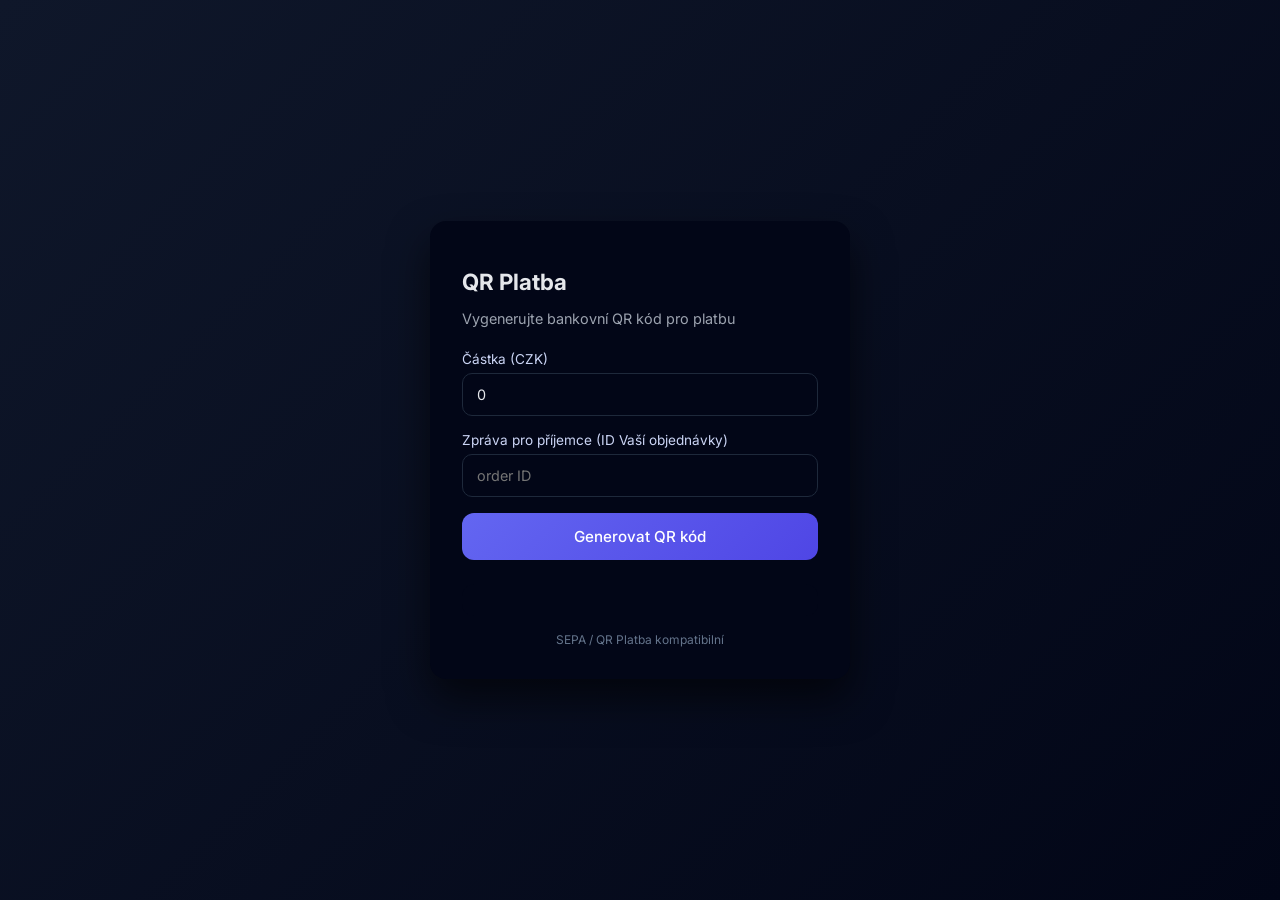
<file: index.html>
<!DOCTYPE html>
<html lang="cs">
<head>
    <meta charset="UTF-8">
    <meta name="viewport" content="width=device-width, initial-scale=1.0">
    <title>QR Platba Generator</title>

    <!-- Modern font -->
    <link href="https://fonts.googleapis.com/css2?family=Inter:wght@400;500;600&display=swap" rel="stylesheet">
    <link rel="stylesheet" href="styles/styles.css">
    
</head>
<body>

    <div class="card">
        <h1>QR Platba</h1>
        <p>Vygenerujte bankovní QR kód pro platbu</p>

        <label for="amount">Částka (CZK)</label>
        <input type="number" id="amount" placeholder="400">

        <label for="message">Zpráva pro příjemce  (ID Vaší objednávky)</label>
        <input type="email" id="message" placeholder="order ID">

        <button id="generate">Generovat QR kód</button>

        <div class="qr-container">
            <div id="qr"></div>
        </div>

        <div class="footer">
            SEPA / QR Platba kompatibilní
        </div>
    </div>
    <script type="module" src="scripts/query_reader.js"></script>
</body>
</html>
</file>
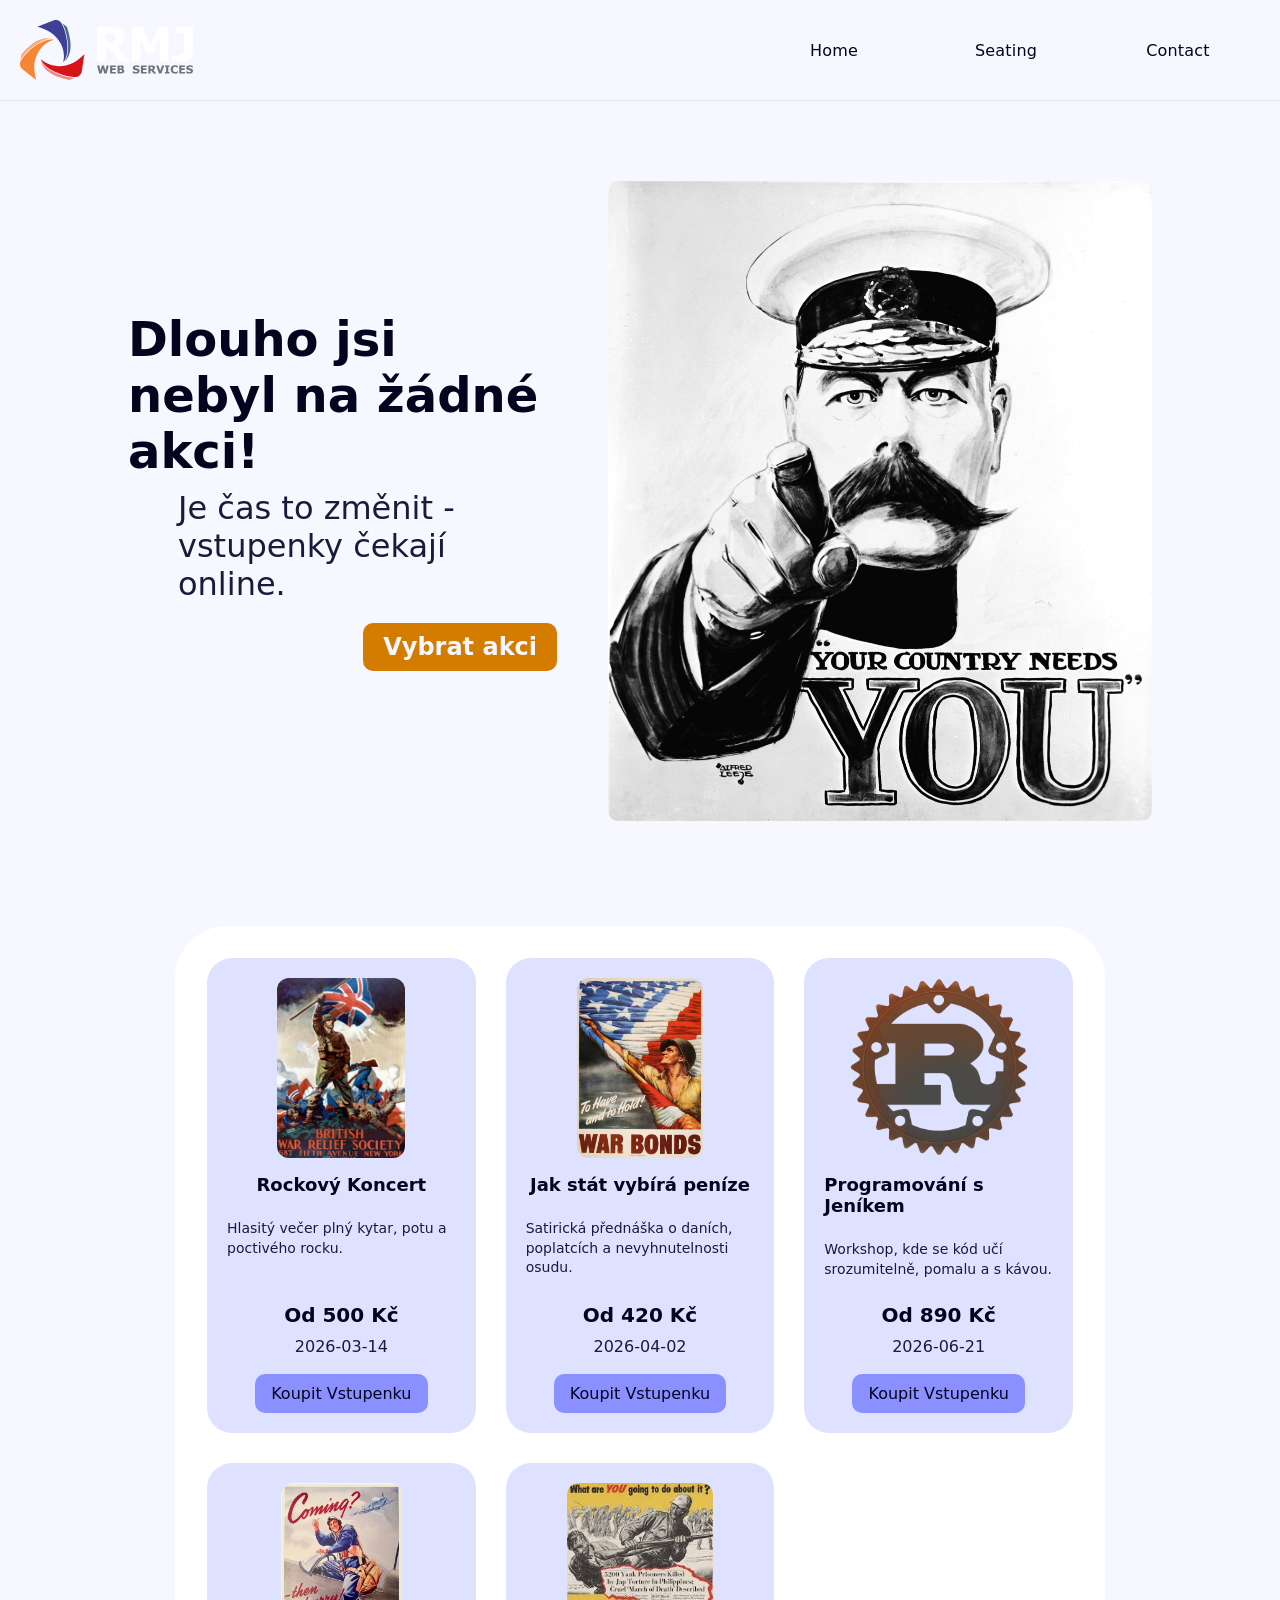
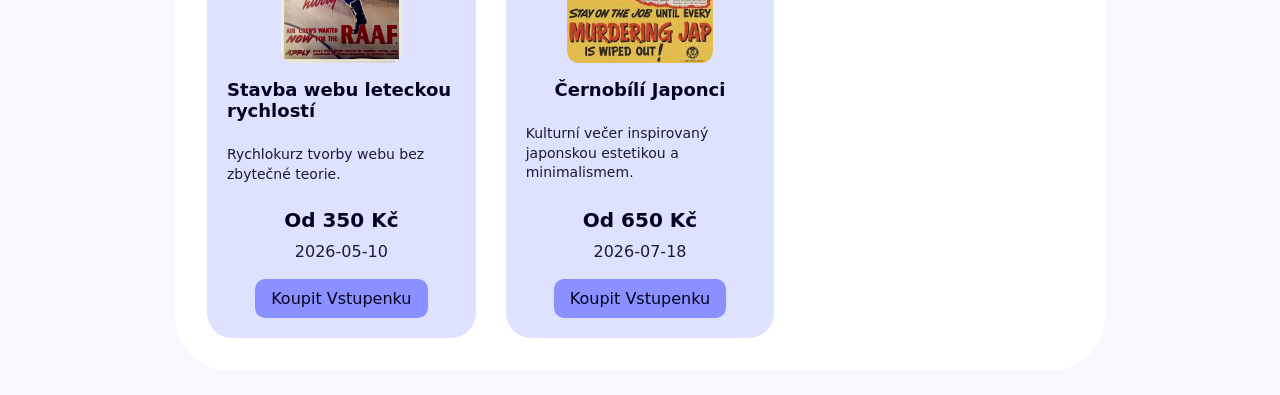
<file: template/index.html>
<!DOCTYPE html>
<html lang="cs">
  <head>
    <meta charset="UTF-8" />
    <meta name="viewport" content="width=device-width, initial-scale=1.0" />
    <title>QR Payment</title>
    <link rel="stylesheet" href="./styles/index.css" />
    <link rel="stylesheet" href="./styles/shared.css" />
  </head>
  <body>
    <header>
        <img src="./assets/RMJ_dark.svg" alt="Logo" class="logo" />
        <div class="buttons">            
            <a href="./index.html" class="button">Home</a>
            <span class="button">Seating</span>
            <span class="button">Contact</span>
        </div>
    </header>

    <div class="welcome">
        <div id="welcome-text">
            <div id="welcome-title">Dlouho jsi nebyl na žádné akci!</div>
            <div id="welcome-subtext">Je čas to změnit - vstupenky čekají online.</div>
            <a id="welcome-button" href="#eshop">Vybrat akci</a>
        </div>
        <img src="./assets/image.jpg" alt="Welcome Image" id="welcome-image" />
    </div>

    <main>
      <section id="eshop">
      </section>
    </main>
    <script src="./scripts/eshop.js" defer></script>
  </body>
</file>
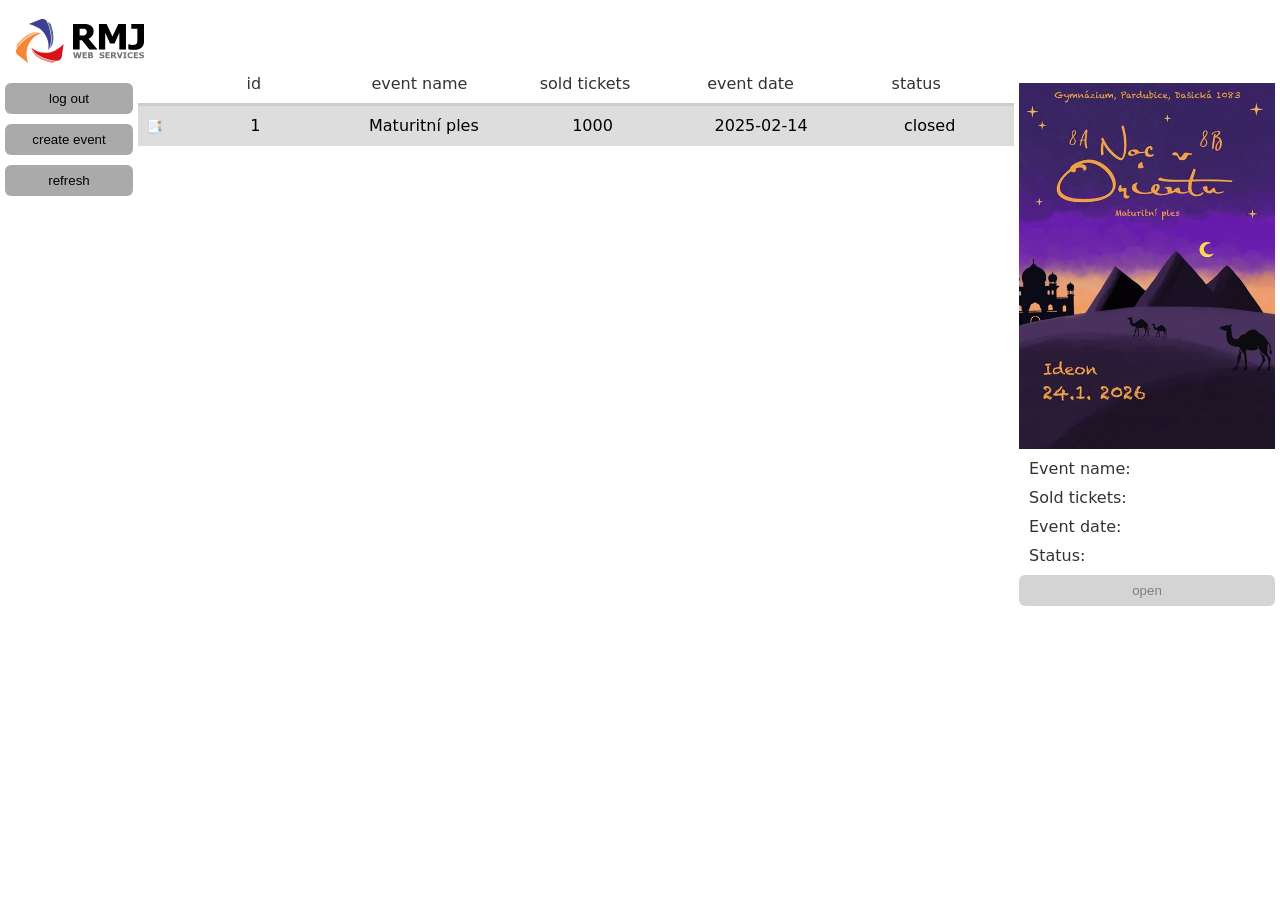
<file: web_dashboard/index.html>
<!doctype html>
<html lang="cs">
    <head>
        <meta charset="UTF-8" />
        <meta name="viewport" content="width=device-width, initial-scale=1" />
        <title>Event list</title>
        <link rel="stylesheet" href="./styles/overlay.css" />
        <link rel="stylesheet" href="./styles/ticket_list.css" />
        <link rel="stylesheet" href="./styles/table.css" />
        <link rel="stylesheet" href="./styles/reassurer.css" />
        <link rel="stylesheet" href="./styles/mail_changer.css" />
        <link rel="stylesheet" href="./styles/shared_styles.css" />
        <link rel="stylesheet" href="./styles/loading.css" />
        <link rel="icon" href="../assets/RMJ_icon.svg" />
    </head>
    <body>
        <div id="app"></div>
        <div id="mail-root" class="mail-root"></div>
        <div id="toast" class="toast"></div>
        <script src="./scripts/event_list.js" type="module"></script>
    </body>
</html>
</file>
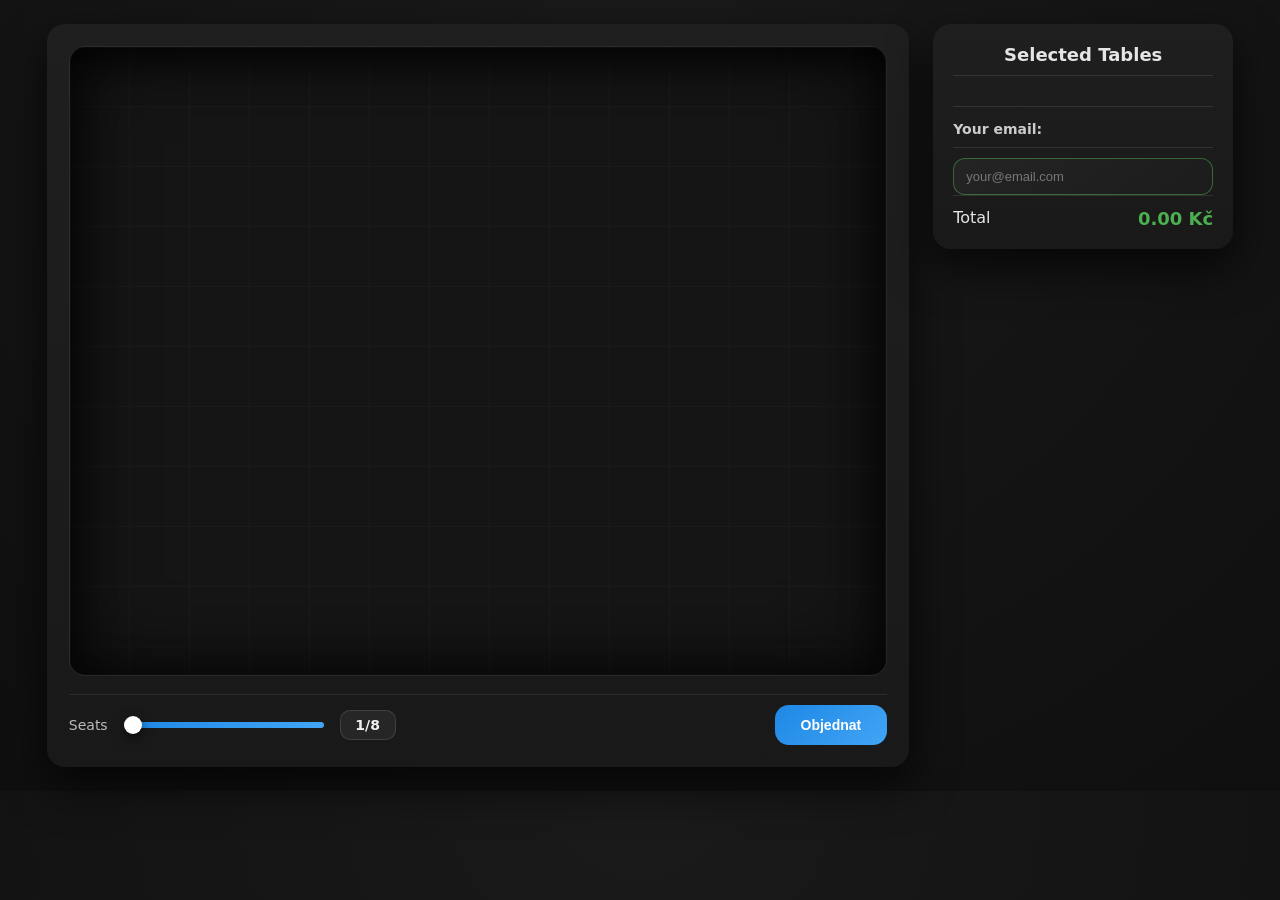
<file: subpages/seating.html>
<!DOCTYPE html>
<html lang="cs">
  <head>
      <meta charset="UTF-8">
      <meta name="viewport" content="width=device-width, initial-scale=1.0">
      <title>Seating Arrangement</title>
      <link rel="stylesheet" href="../styles/seating.css">
  </head>
  <body>
    <!--<h1>Seating Arrangement</h1>-->
    <div class="app">
      <div class="card">  
        <div id="room"></div>

        <div class="controls">
          <div class="slider-group">
            <span class="slider-label">Seats</span>
            <input type="range" id="amount" min="1" max="8" value="1">
            <div class="range-display">
              <span id="amount-current">1</span>/<span id="amount-max">8</span>
            </div>
          </div>
          <button id="confirm">Objednat</button>
        </div>
      </div>

        <!-- Shopping Cart Panel -->
      <div class="cart-card">
        <h2>Selected Tables</h2>
        <ul id="cart-list">
          <!-- Selected tables will appear here dynamically -->
        </ul>
        <div class="email-input-card">
          <h2>Your email:</h2>
          <input id="email-input" type="email" placeholder="your@email.com">
        </div>
        <div class="cart-total">
          <span>Total</span>
          <strong id="cart-total">0.00 Kč</strong>
        </div>
      </div>

      
    </div>
    <!-- Notification Card -->
    <div id="notification-card" class="notification-card hidden">
      <div class="notification-header">
        <span id="notification-title">Success</span>
        <button id="notification-close">&times;</button>
      </div>

      <div id="notification-message" class="notification-message">
        Your order ID: <strong>12345</strong>
      </div>

      <button id="pay">Pay</button>
    </div>
    <script type="module" src="../scripts/seating.js" defer></script>

  </body>
</html>
</file>
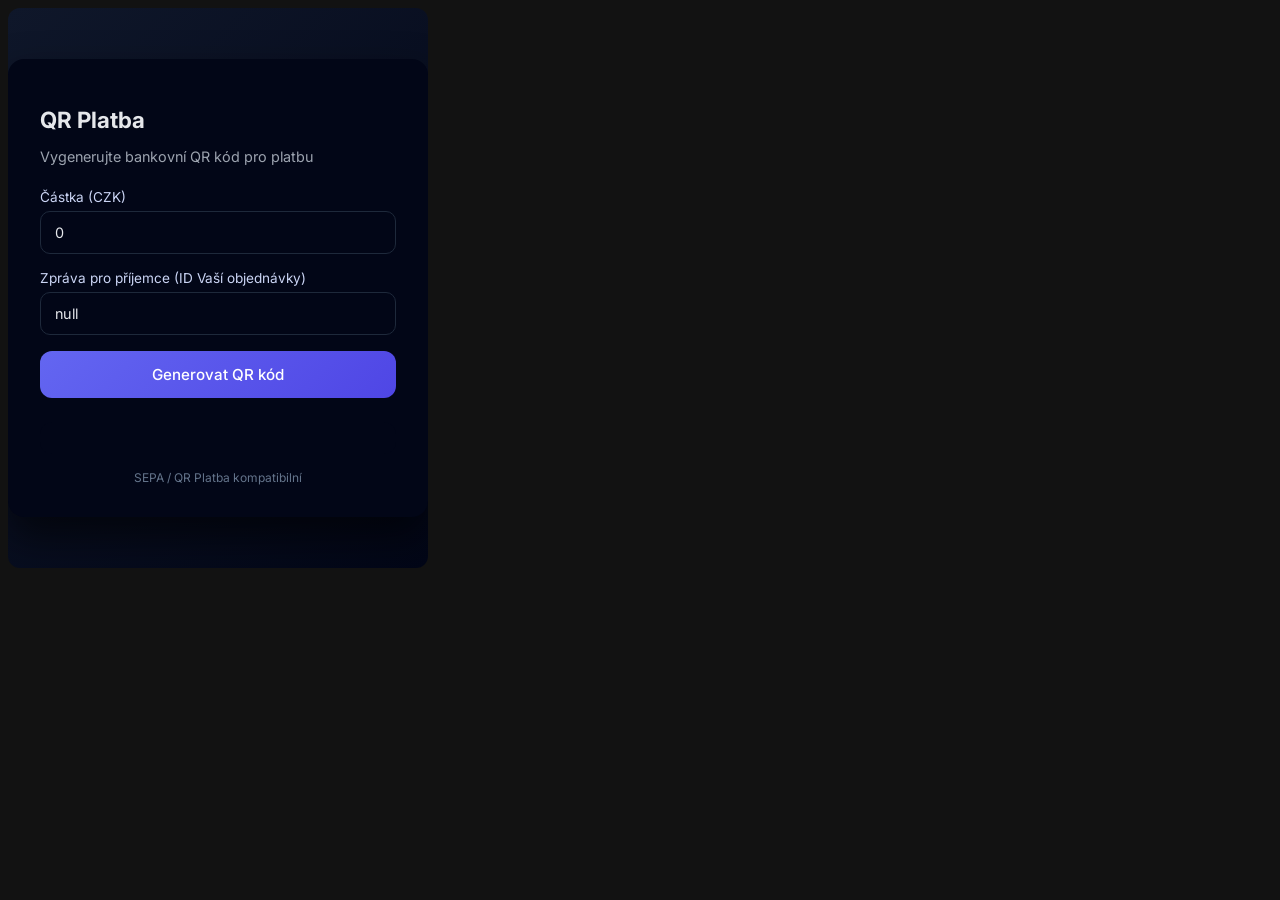
<file: qr_payment/subpages/iframe_tester.html>
<body style="background-color: #121212">
    <iframe
        id="paymentFrame"
        src="./qr_payment/index.html?iban=CZ6508000000192000145399&&order_id=6c10c78d-afca-4d4b-b733-30f0b1455c0f&event_id=17355269-b0fb-4108-93b0-d6b05f8f9143&"
        style="
            width: 420px;
            height: 560px;
            border: none;
            border-radius: 12px;
            overflow: hidden;
        "
    >
    </iframe>
    <script src="../scripts/iframe.js"></script>
</body>
</file>
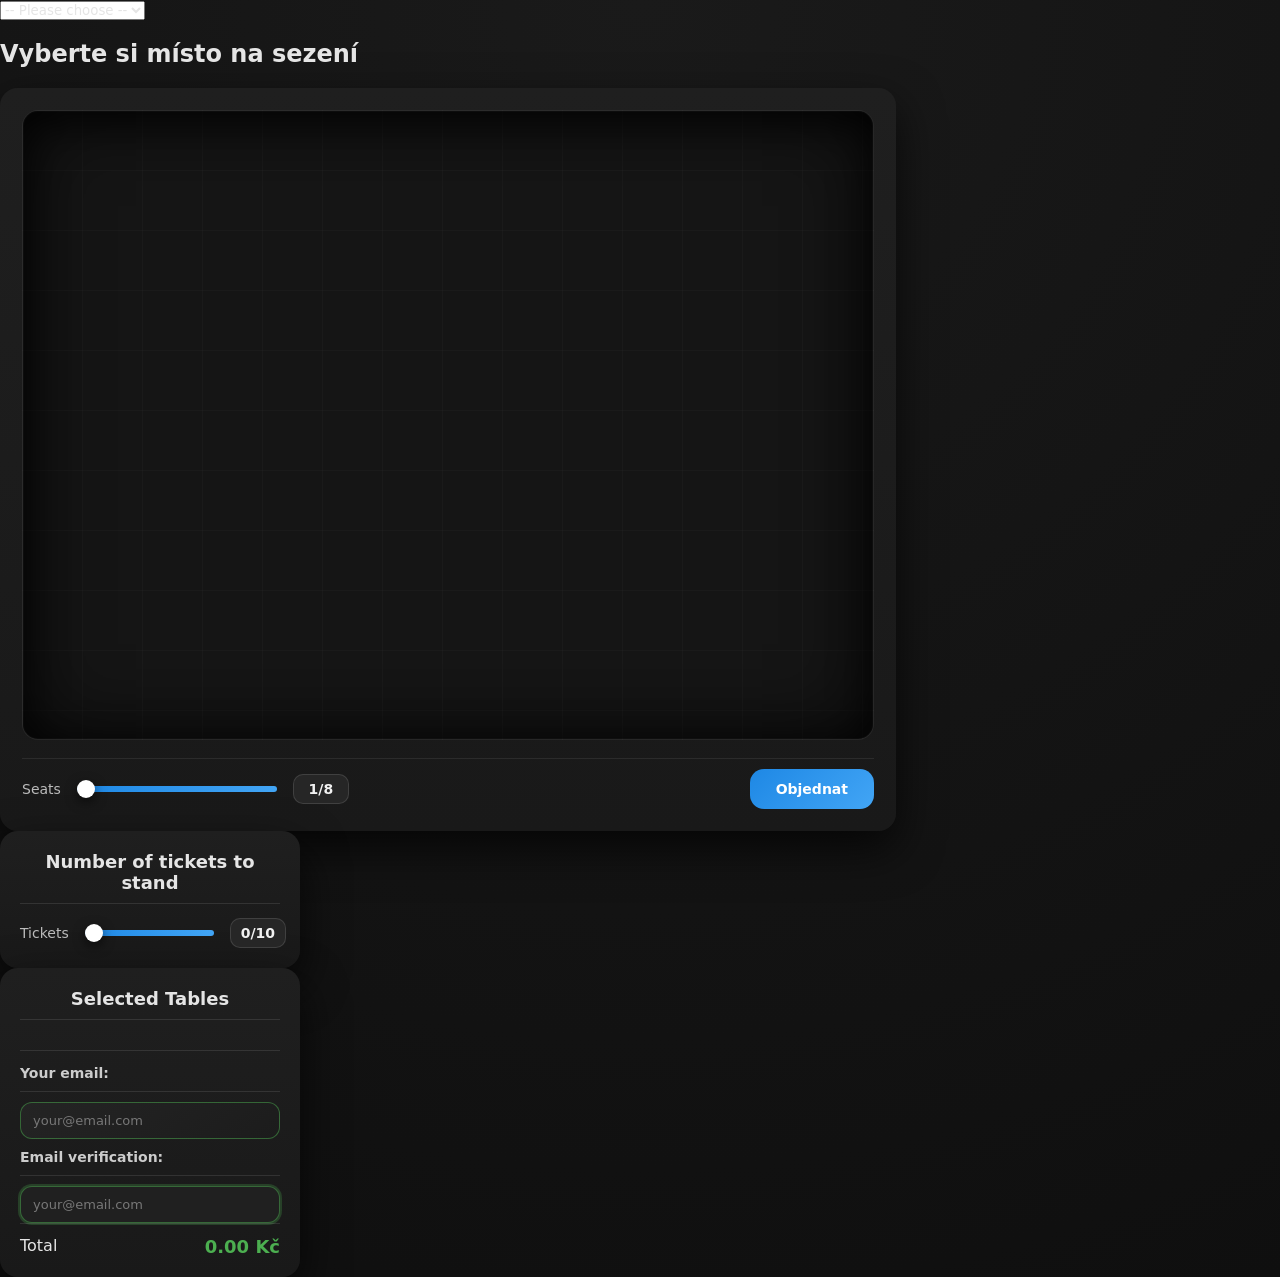
<file: qr_payment/subpages/seating.html>
<!DOCTYPE html>
<html lang="cs">
  <head>
      <meta charset="UTF-8">
      <meta name="viewport" content="width=device-width, initial-scale=1.0">
      <title>Seating Arrangement</title>
      <link rel="stylesheet" href="../styles/seating.css">
      <link rel="stylesheet" href="../styles/dark_bgr.css"> <!--only for testing purposes to maintain my vision without dying of light sensitivity-->
  </head>
  <body>
      <div id="app">
        <div id="seating-header">
          <select id="room-picker" name="options">
            <option value="">-- Please choose --</option>
            <option value="apple">Apple</option>
            <option value="banana">Banana</option>
            <option value="orange">Orange</option>
          </select>
          <h2 id="seating-header-text">Vyberte si místo na sezení</h2>
        </div>
        <div class="seating-content">
          <div class="card">  
            <div id="room"></div>

            <div class="controls">
            <div class="slider-group">
              <span class="slider-label">Seats</span>
              <input type="range" id="amount" min="1" max="8" value="1">
              <div class="range-display">
              <span id="amount-current">1</span>/<span id="amount-max">8</span>
              </div>
            </div>
            <button id="confirm">Objednat</button>
            </div>
          </div>

          <div class="right">
            <div class="cart-card">
              <h2>Number of tickets to stand</h2>
              <div class="slider-group">
                <span class="slider-label">Tickets</span>
                <input type="range" id="stand-amount" min="0" max="10" value="0">
                <div class="range-display">
                  <span id="stand-amount-current">0</span>/<span id="stand-amount-max">10</span>
                </div>
              </div>
            </div>
          
              <!-- Shopping Cart Panel -->
            <div class="cart-card">
                <h2>Selected Tables</h2>
                <ul id="cart-list">
                <!-- Selected tables will appear here dynamically -->
                </ul>
                <div class="email-input-card">
                <h2>Your email:</h2>
                <input id="email-input" type="email" placeholder="your@email.com">
                <h2>Email verification:</h2>
                <input id="email-verification" type="ver_email" placeholder="your@email.com">
                </div>
                <div class="cart-total">
                <span>Total</span>
                <strong id="cart-total">0.00 Kč</strong>
                </div>
            </div>
          </div>
          
          </div>
          <!-- Notification Card -->
          <div id="notification-card" class="notification-card hidden">
          <div class="notification-header">
              <span id="notification-title">Success</span>
              <button id="notification-close">&times;</button>
          </div>

          <div id="notification-message" class="notification-message">
              Your order ID: <strong>12345</strong>
          </div>

          <button id="pay">Pay</button>
        </div>
      </div>
    <script type="module" src="../scripts/seating.js" defer></script>

  </body>
</html>
</file>
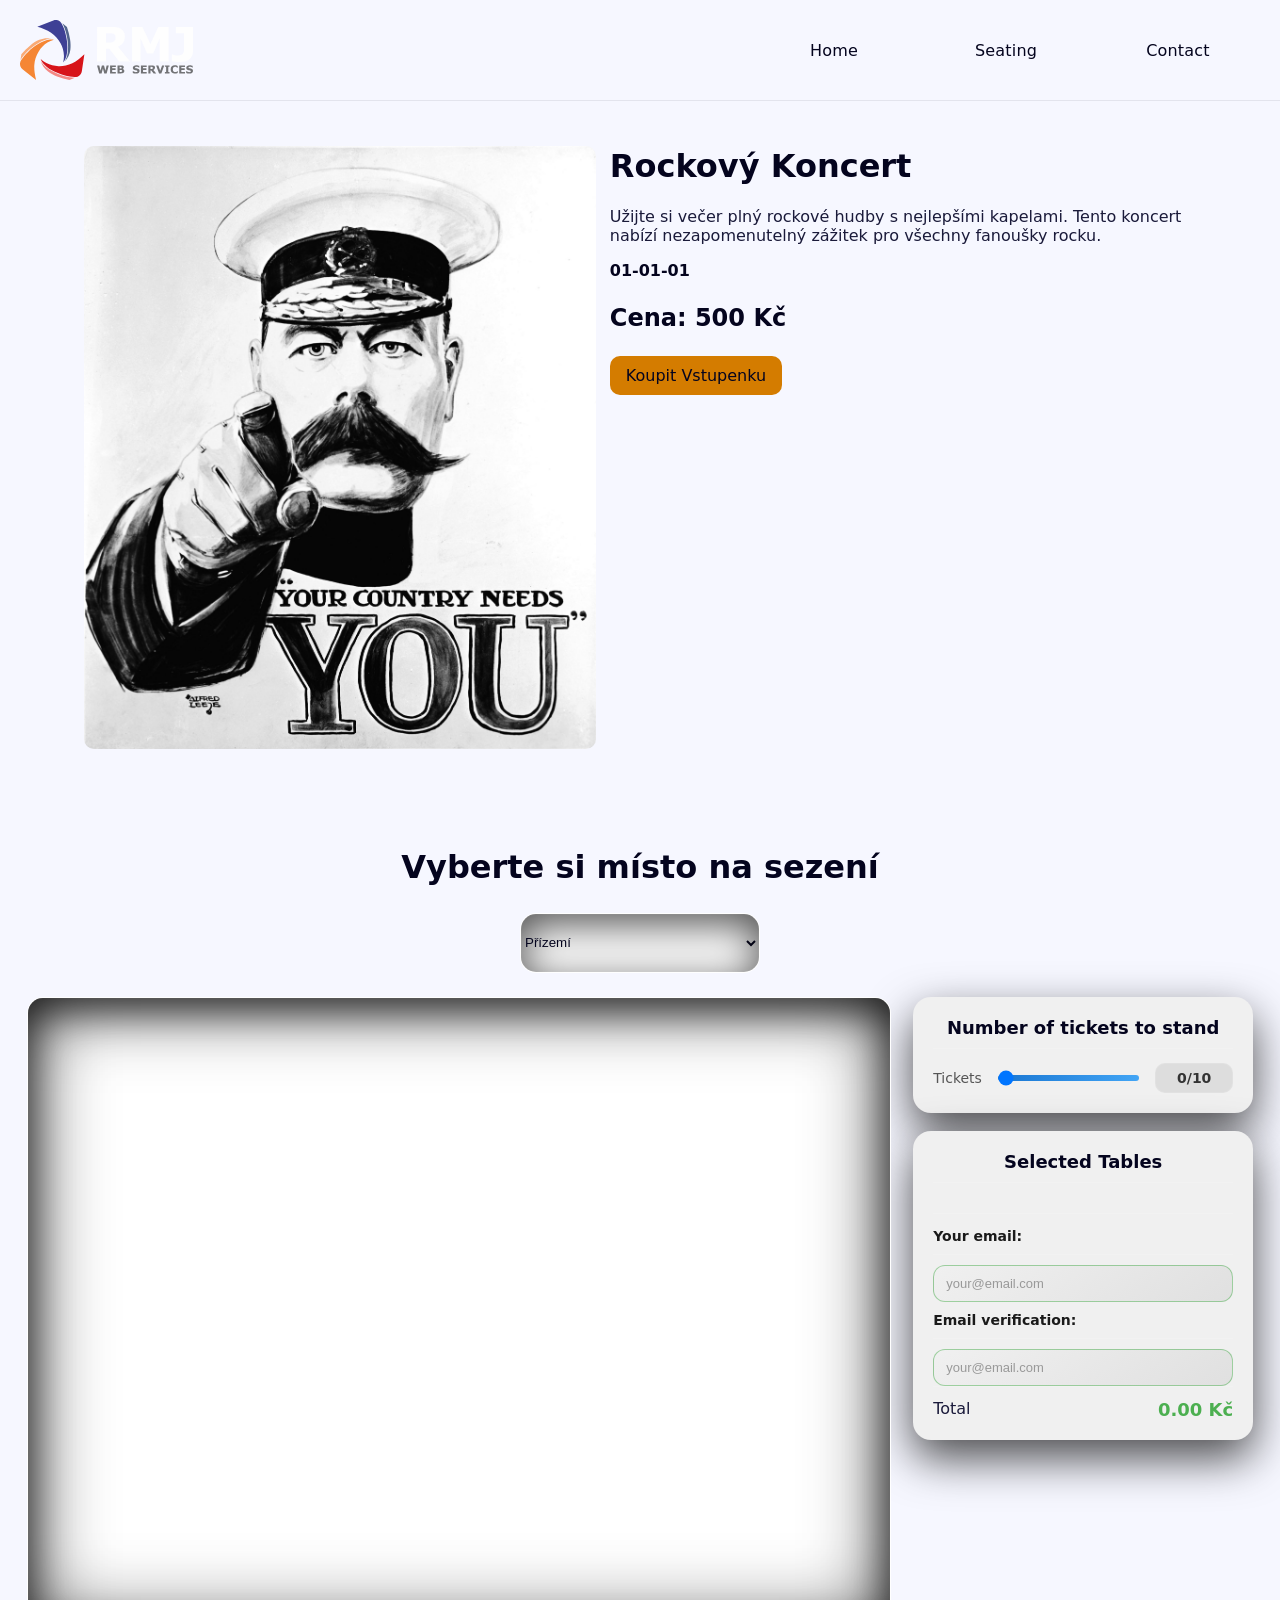
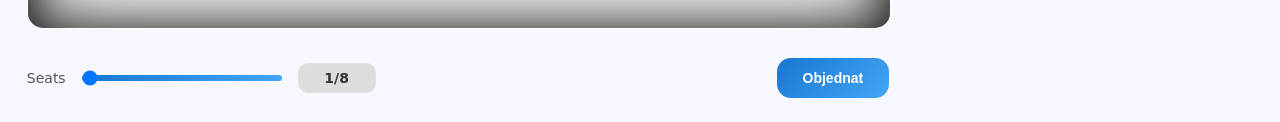
<file: template/subpage/product.html>
<!doctype html>
<html lang="cs">
    <head>
        <meta charset="UTF-8" />
        <meta name="viewport" content="width=device-width, initial-scale=1.0" />
        <title>Product Page</title>
        <link rel="stylesheet" href="../styles/shared.css" />
        <link rel="stylesheet" href="../styles/product.css" />
        <link rel="stylesheet" href="../styles/seating/seating.css" />
    </head>
    <body>
        <header>
            <img src="../assets/RMJ_dark.svg" alt="Logo" class="logo" />
            <div class="buttons">
                <a href="../index.html" class="button">Home</a>
                <span class="button">Seating</span>
                <span class="button">Contact</span>
            </div>
        </header>
        <main>
            <div class="product-container">
                <div class="gallery">
                    <img
                        src="../assets/image.jpg"
                        alt="Product Image"
                        class="product-image"
                    />
                </div>
                <div class="product-text">
                    <div class="product-details">
                        <h1 class="product-title">Rockový Koncert</h1>
                        <p class="product-description">
                            Užijte si večer plný rockové hudby s nejlepšími
                            kapelami. Tento koncert nabízí nezapomenutelný
                            zážitek pro všechny fanoušky rocku.
                        </p>
                        <p class="product-date">01-01-01</p>
                        <div id="ticket-amount">
                            <label for="ticket-quantity"
                                >Počet vstupenek:</label
                            >
                            <input
                                type="number"
                                id="ticket-quantity"
                                min="1"
                                max="10"
                                value="1"
                            />
                        </div>
                        <p class="product-price">Cena: 500 Kč</p>
                        <a href="#app" class="buy-button">Koupit Vstupenku</a>
                    </div>
                </div>
            </div>
            <!--<h1>Seating Arrangement</h1>-->
            <div class="app">
                <div id="seating-header">
                    <h2 id="seating-header-text">Vyberte si místo na sezení</h2>
                    <select id="room-picker" name="options">
                        <option value="prizemi">Přízemí</option>
                        <option value="balkon">Balkón</option>
                    </select>
                </div>
                <div id="seating-content">
                    <div class="card">
                        <div id="room"></div>

                        <div class="controls">
                            <div class="slider-group">
                                <span class="slider-label">Seats</span>
                                <input
                                    type="range"
                                    id="amount"
                                    min="1"
                                    max="8"
                                    value="1"
                                />
                                <div class="range-display">
                                    <span id="amount-current">1</span>/<span
                                        id="amount-max"
                                        >8</span
                                    >
                                </div>
                            </div>
                            <button id="confirm">Objednat</button>
                        </div>
                    </div>

                    <div class="right">
                        <div
                            class="cart-card"
                            id="ticket-to-stand-while-sitting"
                        >
                            <h2>Number of tickets to stand</h2>
                            <div class="slider-group">
                                <span class="slider-label">Tickets</span>
                                <input
                                    type="range"
                                    id="stand-amount"
                                    min="0"
                                    max="10"
                                    value="0"
                                />
                                <div class="range-display">
                                    <span id="stand-amount-current">0</span
                                    >/<span id="stand-amount-max">10</span>
                                </div>
                            </div>
                        </div>

                        <!-- Shopping Cart Panel -->
                        <div class="cart-card">
                            <h2>Selected Tables</h2>
                            <ul id="cart-list">
                                <!-- Selected tables will appear here dynamically -->
                            </ul>
                            <div class="email-input-card">
                                <h2>Your email:</h2>
                                <input
                                    id="email-input"
                                    type="email"
                                    placeholder="your@email.com"
                                />
                                <h2>Email verification:</h2>
                                <input
                                    id="email-verification"
                                    type="ver_email"
                                    placeholder="your@email.com"
                                />
                            </div>
                            <div class="cart-total">
                                <span>Total</span>
                                <strong id="cart-total">0.00 Kč</strong>
                            </div>
                        </div>
                    </div>
                </div>
            </div>
            <!-- Notification Card -->
            <div id="notification-card" class="notification-card hidden">
                <div class="notification-header">
                    <span id="notification-title">Success</span>
                    <button id="notification-close">&times;</button>
                </div>

                <div id="notification-message" class="notification-message">
                    Your order ID: <strong>12345</strong>
                </div>

                <button id="pay">Pay</button>
            </div>
            <script type="module" src="../scripts/product.js" defer></script>
            <script
                type="module"
                src="../scripts/seating/seating.js"
                defer
            ></script>
            <script type="module">
                import { loadEvent } from "../scripts/product.js";

                loadEvent(true, true); //loadEvent(tickets_to_stand, tickets_to_sit)
            </script>
        </main>
    </body>
</html>
</file>
<file: styles/styles.css>
* {
    box-sizing: border-box;
    font-family: "Inter", sans-serif;
}

body {
    margin: 0;
    min-height: 100vh;
    background: linear-gradient(135deg, #0f172a, #020617);
    display: flex;
    align-items: center;
    justify-content: center;
    color: #e5e7eb;
}

.card {
    background: #020617;
    border-radius: 16px;
    padding: 32px;
    width: 100%;
    max-width: 420px;
    box-shadow: 0 20px 40px rgba(0, 0, 0, 0.6);
}

h1 {
    font-size: 1.4rem;
    margin-bottom: 8px;
}

p {
    font-size: 0.9rem;
    color: #9ca3af;
    margin-bottom: 24px;
}

label {
    font-size: 0.85rem;
    margin-bottom: 6px;
    display: block;
    color: #cbd5f5;
}

input {
    width: 100%;
    padding: 12px 14px;
    border-radius: 10px;
    border: 1px solid #1e293b;
    background: #020617;
    color: #e5e7eb;
    margin-bottom: 16px;
    outline: none;
    font-size: 0.9rem;
}

input:focus {
    border-color: #6366f1;
    box-shadow: 0 0 0 2px rgba(99, 102, 241, 0.3);
}

button {
    width: 100%;
    padding: 14px;
    border-radius: 12px;
    border: none;
    background: linear-gradient(135deg, #6366f1, #4f46e5);
    color: white;
    font-size: 0.95rem;
    font-weight: 500;
    cursor: pointer;
    transition: transform 0.1s ease, box-shadow 0.1s ease;
}

button:hover {
    transform: translateY(-1px);
    box-shadow: 0 10px 20px rgba(79, 70, 229, 0.4);
}

.qr-container {
    margin-top: 24px;
    padding: 16px;
    background: #020617;
    border-radius: 12px;
    display: flex;
    justify-content: center;
}

.qr-container svg {
    width: 220px;
    height: 220px;
}

.footer {
    margin-top: 16px;
    font-size: 0.75rem;
    text-align: center;
    color: #64748b;
}
</file>
<file: template/styles/index.css>
.welcome {
    height: calc(100% - 100px);
    display: flex;
    flex-direction: row;
    align-items: center;
    justify-content: space-between;
    margin:  0 10%;
}

.welcome #welcome-text {
    flex: 1;
    padding: 0 5% 2% 0;
}

.welcome #welcome-text #welcome-title {
    font-size: 3rem;
    font-weight: 700;
    margin: 0;
    color: var(--contrast-text);
}
.welcome #welcome-text #welcome-subtext {
    padding-left: 50px;
    font-size: 2rem;
    font-weight: 400;
    margin-top: 10px;
    color: var(--primary-text);
}

.welcome img {
    max-width: 70%;
    max-height: 80%;
    border-radius: 10px;
    object-fit: cover;
}

.welcome #welcome-text #welcome-button {
    background-color: var(--button-href);
    color: var(--primary-background);
    font-weight: bold;
    font-size: 1.5rem;
    padding: 10px 20px;
    height: 10%;
    border-radius: 10px;
    text-decoration: none;
    white-space: nowrap;
    display: flex;
    margin-top: 20px;
    margin-left: auto;
    width: fit-content;
}

main {
    display: flex;
    flex-direction: column;
    align-items: center;
    justify-content: center;
}
#eshop {
    display: grid ;
    grid-template-columns: repeat(auto-fit, minmax(240px, 1fr));
    flex-direction: column;
    width: 70%; 
    margin: 25px;
    padding: 17px;
    background-color: var(--extreme-background);
    border-radius: 52px;
    justify-items: center;
}

#eshop .shop-item {
    background-color: var(--secondary-background);
    margin: 15px;
    border-radius: 25px;
    min-width: 160px;
    display: flex;
    flex-direction: column;
    align-items: center;
    padding: 20px;
    overflow-wrap: break-word;
    word-wrap: break-word;
}

.shop-item {
  background: var(--secondary-background);
  border-radius: 16px;
  overflow: hidden;

  display: flex;
  flex-direction: column;
  gap: 10px;

  padding: 16px;
  max-width: 320px;

  transition: transform 0.25s ease, box-shadow 0.25s ease;
}

.shop-item-image {
  max-height: 100%;
  max-width: 100%;
  height: 180px;
  object-fit: cover;
  border-radius: 12px;
}

.shop-item-title {
  font-size: 18px;
  font-weight: 600;
  color: var(--contrast-text);
  margin: 6px 0 0;
}

.shop-item-description {
  font-size: 14px;
  color: var(--primary-text);
  line-height: 1.4;
}

.shop-item-price {
  font-size: 20px;
  font-weight: 600;
  color: var(--contrast-text);
  margin-top: auto;
  margin-bottom: 0;
}

.shop-item-date {
  margin: 0;
}

.shop-item-button {
  margin-top: 8px;
  padding: 10px 16px;

  text-align: center;
  text-decoration: none;

  background-color: var(--button);
  color: var(--contrast-text);

  border-radius: 10px;
  font-weight: 500;

  white-space: nowrap;
  transition: background-color 0.25s ease, transform 0.15s ease;
}

.shop-item-button:hover {
  background-color: var(--button-hover);
  cursor: pointer;
}
</file>
<file: template/styles/shared.css>
/* =========================
   DEFAULT THEME (DARK)
   ========================= */
:root {
  --primary-background: #04041e;
  --secondary-background: #0a0a2e;
  --tertiary-background: #12124a;
  --quartiary-background: #1a1a66;

  --extreme-background: #000015;

  --button: #1f1f7a;
  --button-hover: #2f2fb3;
  --button-href: #d47c00;

  --contrast-text: #ffffff;
  --primary-text: #bbbbbb;

  --border-subtle: rgba(255, 255, 255, 0.06);
}

/* Explicit dark theme (mostly redundant, but safe) */
[data-theme="dark"] {
  --primary-background: #04041e;
  --secondary-background: #0b0b30;
  --tertiary-background: #12124a;
  --quartiary-background: #1a1a66;

  --extreme-background: #000015;


  --button: #23238a;
  --button-hover: #2f2fb3;

  --contrast-text: #f2f3ff;
  --primary-text: #c7c9ff;

  --border-subtle: rgba(255, 255, 255, 0.08);
}

/* =========================
   LIGHT THEME
   ========================= */
[data-theme="light"] {
  --primary-background: #f6f7ff;
  --secondary-background: #dfe2ff;
  --tertiary-background: #c6caff;
  --quartiary-background: #adb2ff;

  --extreme-background: #fff;

  --button: #8a90ff;
  --button-hover: #6f75ff;

  --contrast-text: #04041e;
  --primary-text: #1a1a3a;

  --border-subtle: rgba(4, 4, 30, 0.08);
}

/* =========================
   SYSTEM PREFERENCE (ONLY IF NO THEME SET)
   ========================= */
@media (prefers-color-scheme: light) {
  :root:not([data-theme]) {
    --primary-background: #f6f7ff;
    --secondary-background: #dfe2ff;
    --tertiary-background: #c6caff;
    --quartiary-background: #adb2ff;

    --extreme-background: #fff;

    --button: #8a90ff;
    --button-hover: #6f75ff;

    --contrast-text: #04041e;
    --primary-text: #1a1a3a;

    --border-subtle: rgba(4, 4, 30, 0.08);
  }
}

/* =========================
   BASE STYLES
   ========================= */
html {
  scroll-behavior: smooth;
}

body {
  margin: 0;
  width: 100vw;
  height: 100vh;

  background: var(--primary-background);
  color: var(--primary-text);

  font-family: system-ui, sans-serif;
}

/* =========================
   HEADER
   ========================= */
header {
  height: 60px;
  padding: 20px;

  background-color: var(--primary-background);
  border-bottom: 1px solid var(--border-subtle);

  display: flex;
  align-items: center;
  justify-content: space-between;
}

header .logo {
  height: 100%;
}

header .buttons {
  display: flex;
  gap: 8px;
  height: 100%;
}

/* =========================
   BUTTONS
   ========================= */
header .button {
  display: flex;
  align-items: center;
  justify-content: center;

  padding: 8px 18px;
  border-radius: 10px;

  background-color: transparent;
  color: var(--contrast-text);

  width: 10vw;
  min-width: 100px;

  font-size: 100%;
  font-weight: 500;
  letter-spacing: 0.2px;

  cursor: pointer;
  text-decoration: none;

  transition:
    background-color 0.25s ease,
    transform 0.15s ease,
    box-shadow 0.15s ease;
}

header .button:hover {
  background-color: var(--button);
  transform: translateY(-1px);
  box-shadow: 0 6px 20px color-mix(in srgb, var(--button) 70%, transparent);
}
</file>
<file: web_dashboard/styles/overlay.css>
.overlay {
position: fixed;
inset: 0;
background: rgba(0, 0, 0, 0.44);
display: flex;
align-items: center;
justify-content: center;
z-index: 1000;
}
</file>
<file: web_dashboard/styles/ticket_list.css>
.root {
    display: flex;
    flex-direction: column;
    height: 100vh;
    overflow: hidden;
}

.rightRow {
    padding: 0px 10px;
    display: flex;
    justify-content: space-between;
}

.rightLabel {
    color: var(--primary-text);
}

.rightValue {
    color: var(--contrast-text);
}

.topbar {
    background: var(--primary-background);
    display: flex;
    align-items: end;
    padding-left: 1.8vh;
    height: 7%;
}

.topbar img {
    height: 70%;
}

.main {
    flex: 1;
    display: flex;
    height: 90vh;
    width: 100vw;
}

.leftbar {
    width: 10%;
    background: var(--primary-background);
    padding: 20px 5px;
    display: flex;
    flex-direction: column;
    gap: 10px;
    height: 100%;
}

.rightbar {
    background: var(--primary-background);
    padding: 20px 5px;
    display: flex;
    flex-direction: column;
    gap: 10px;
    width: 20%;
}

.rightbar img {
    width: auto;
    height: auto;
    object-fit: contain;
    display: block;
    max-width: 100%;
    max-height: 60%;
}

.main-content {
    flex: 1;
    height: 100%;
    padding-bottom: 10px;
}

button {
    padding: 8px;
    border-radius: 6px;
    border: none;
    background: var(--button);
    color: var(--contrast-text);
    cursor: pointer;
}

button:disabled {
    opacity: 0.5;
    cursor: default;
}

.toast {
    position: fixed;
    bottom: 20px;
    left: 50%;
    transform: translateX(-50%) translateY(100px);
    background: #333;
    color: white;
    padding: 12px 20px;
    border-radius: 8px;
    font-size: 14px;
    opacity: 0;
    transition: all 0.3s ease;
    pointer-events: none;
    z-index: 9999;
}

.toast.show {
    opacity: 1;
    transform: translateX(-50%) translateY(0);
}

.copy-btn {
    min-width: 15px;
    height: 100%;
    background-color: var(--secondary-background);
    color: var(--primary-text);
}

@media (max-width: 480px) {
    .leftbar .leave-button {
        width: 15vw;
        height: 6vh;
        padding: 3px;
        color: #00000000;
        background: url("../assets/back.png") no-repeat 8px center;
        background-size: 100% 100%;
        background-repeat: no-repeat;
        background-position: center;
        background-size: contain;
    }

    .leftbar .refresh-button {
        width: 15vw;
        height: 6vh;
    }

    .rightbar img {
        display: None;
    }

    .rightbar {
        width: auto;
        margin: 0 5%;
        padding: 0;
        gap: 0;
    }

    .rightbar button {
        margin-bottom: 10px;
        width: 100%;
    }

    .rightLabel {
        display: None;
    }

    .rightValue {
        display: None;
    }

    .main {
        flex-direction: column;
    }

    .main-content {
        height: 60vh;
    }

    .table {
        height: 100%;
    }

    .leftbar {
        flex-direction: row;
        width: auto;
        margin: 0.5% 3%;
        padding: 0;
        gap: 10px;
        height: auto;
    }

    .leftbar button {
        width: 100%;
        height: auto;
    }

    .topbar {
        height: 7%;
        padding-left: 0;
        padding-right: 2%;
        justify-content: center;
        align-content: center;
        align-items: center;
    }
}
</file>
<file: web_dashboard/styles/table.css>
.table {
    display: flex;
    flex-direction: column;
    height: 100%;
    outline: none;
}

.header {
    display: flex;
    height: 40px;
    background: var(--primary-background);
    padding-right: 15px;
    padding-left: 33px;
}

.header-cell {
    height: 40px;
    flex: 1;
    display: flex;
    align-items: center;
    justify-content: center;
    color: var(--primary-text);
    white-space: nowrap;
}

.separator {
    height: 3px;
    background: var(--tertiary-background);
}

.scroll {
    overflow-y: auto;
    scrollbar-color: var(--secondary-background) var(--primary-background); /* Firefox thumb color + track */
}

.scroll::-webkit-scrollbar {
    width: 15px;
}

.scroll::-webkit-scrollbar-thumb {
    background-color: var(--secondary-background);
    border-radius: 5px;
}

.scroll::-webkit-scrollbar-track {
    background-color: var(--primary-background);
}

.row {
    height: 40px; /* default, or use JS rowHeight */
    line-height: 40px;
    display: flex;
}

.row.even {
    background-color: var(--secondary-background);
}

.row.odd {
    background-color: var(--tertiary-background);
}

.row.selected {
    background-color: var(--quartiary-background); /* clickedColor */
}

.cell {
    height: 40px;
    flex: 1;
    display: flex;
    align-items: center;
    justify-content: center;
    cursor: pointer;
    color: var(--contrast-text);
    white-space: nowrap;
    overflow: hidden;
    text-overflow: ellipsis;
}

.cell.selected {
    background: var(--quartiary-background);
}

@media (max-width: 480px) {
    .header {
        padding-right: 0;
    }
}
</file>
<file: web_dashboard/styles/reassurer.css>
.dialog {
background: var(--primary-background);
border-radius: 10px;
padding: 10px;
width: 50%;
max-width: 500px;
min-width: 260px;
box-sizing: border-box;
}

.dialog-content {
display: flex;
flex-direction: column;
align-items: center;
gap: 16px;
}

.dialog-text {
font-size: 12pt;
text-align: center;
word-wrap: break-word;
color: var(--contrast-text);
}

.dialog-buttons {
display: flex;
gap: 5px;
}

.dialog-buttons button {
padding: 6px 12px;
border-radius: 4px;
border: none;
background: var(--button);
color: var(--contrast-text);
cursor: pointer;
}

.dialog-buttons button:hover {
background: var(--button-hover);
}

/* Overlay */
#mail-root {
  display: none;
  position: fixed;
  inset: 0;
  z-index: 1000;
}

.overlay {
  position: fixed;
  inset: 0;
  background: rgba(0, 0, 0, 0.45);
  display: flex;
  align-items: center;
  justify-content: center;
  backdrop-filter: blur(2px);
}

/* Card */
.card {
  background: var(--secondary-background);
  border-radius: 14px;
  box-shadow: 0 20px 40px rgba(0, 0, 0, 0.4);
  width: 420px;
  max-width: 90%;
  animation: scaleIn 0.15s ease-out;
}

.card-inner {
  padding: 22px;
  display: flex;
  flex-direction: column;
  gap: 18px;
}

/* Title */
.title {
  font-size: 1.35rem;
  font-weight: 600;
  text-align: center;
  color: var(--contrast-text);
}

/* Fields */
.field-box {
  display: flex;
  flex-direction: column;
  gap: 12px;
}

.field-row {
  display: grid;
  grid-template-columns: 1fr 2fr;
  align-items: center;
  gap: 12px;
}

.field-label {
  font-size: 0.9rem;
  color: var(--primary-text);
}

/* Inputs */
.field-input input,
.field-input select {
  width: 100%;
  padding: 8px 10px;
  border-radius: 8px;
  background: var(--tertiary-background);
  border: 1px solid var(--quartiary-background);
  color: var(--contrast-text);
  font-size: 0.9rem;
  transition: border 0.2s, box-shadow 0.2s;
}

.field-input input::placeholder {
  color: var(--primary-text);
}

.field-input input:focus,
.field-input select:focus {
  outline: none;
  border-color: var(--button-hover);
  box-shadow: 0 0 0 2px rgba(255, 255, 255, 0.05);
}

/* Field button (EntryType.BUTTON) */
.field-input button {
  width: 100%;
  padding: 8px 10px;
  border-radius: 8px;
  background: var(--button);
  border: none;
  color: var(--contrast-text);
  cursor: pointer;
  transition: background 0.2s, transform 0.1s;
}

.field-input button:hover {
  background: var(--button-hover);
}

.field-input button:active {
  transform: scale(0.97);
}

/* Footer buttons */
.buttons {
  display: flex;
  justify-content: flex-end;
  gap: 10px;
}

.buttons button {
  padding: 8px 14px;
  border-radius: 8px;
  border: none;
  cursor: pointer;
  font-size: 0.9rem;
  transition: background 0.2s, transform 0.1s;
}

/* Primary (Confirm) */
.buttons button:first-child {
  background: var(--button);
  color: var(--contrast-text);
}

.buttons button:first-child:hover {
  background: var(--button-hover);
}

/* Secondary (Cancel) */
.buttons button:last-child {
  background: transparent;
  color: var(--primary-text);
}

.buttons button:last-child:hover {
  color: var(--contrast-text);
}

/* Animation */
@keyframes scaleIn {
  from {
    transform: scale(0.96);
    opacity: 0;
  }
  to {
    transform: scale(1);
    opacity: 1;
  }
}
</file>
<file: web_dashboard/styles/mail_changer.css>
.mail-root {
width: 100%;
height: 100%;
display: flex;
align-items: center;
justify-content: center;
}

.card {
background: var(--primary-background);
border-radius: 12px;
padding: 20px;
width: 360px;
box-sizing: border-box;
}

.card-inner {
display: flex;
flex-direction: column;
gap: 12px;
}

.title {
font-size: 18px;
font-weight: 600;
text-align: center;
color: var(--contrast-text);
}

.field-box {
background: var(--tertiary-background);
border-radius: 6px;
padding: 8px;
}

.field-row {
display: flex;
align-items: center;
gap: 8px;
}

.field-label {
flex: 1;
color: var(--primary-text);
text-align: center;
}

.field-input {
flex: 4;
}

.field-input input {
width: 93%;
padding: 6px 8px;
border-radius: 4px;
border: none;
outline: none;
background: var(--primary-background);
color: var(--contrast-text);
}

.buttons {
display: flex;
gap: 12px;
justify-content: center;
}

.buttons button {
padding: 8px 16px;
border-radius: 6px;
border: none;
cursor: pointer;
background: var(--button);
color: var(--contrast-text);
}

.buttons button:hover {
background: var(--button-hover);
}
</file>
<file: web_dashboard/styles/shared_styles.css>
:root {
  --primary-background: #141414;
  --secondary-background: #171717;
  --tertiary-background: #1c1c1c;
  --quartiary-background: #202020;
  --button: #3e3e3e;
  --button-hover: #444;
  --contrast-text: #eee;
  --primary-text: #bbb;
}

[data-theme="dark"] {
  --primary-background: #141414;
  --secondary-background: #171717;
  --tertiary-background: #202020;
  --quartiary-background: #2d2d2d;
  --button: #3e3e3e;
  --button-hover: #444;
  --contrast-text: #eee;
  --primary-text: #bbb;
}

[data-theme="light"] {
  --primary-background: #ffffff;
  --secondary-background: #dddddd;
  --tertiary-background: #cccccc;
  --quartiary-background: #bbb;
  --button: #aaaaaa;
  --button-hover: #909090;
  --contrast-text: #000;
  --primary-text: #333;
}

body {
margin: 0;
background: var(--primary-background);
color: var(--primary-text);
width: 100vw;
height: 100vh;
font-family: system-ui, sans-serif;
}


@media (prefers-color-scheme: light) {
  :root:not([data-theme]) {
    --primary-background: #ffffff;
    --secondary-background: #dddddd;
    --tertiary-background: #cccccc;
    --quartiary-background: #bbb;
    --button: #aaaaaa;
    --button-hover: #909090;
    --contrast-text: #000;
    --primary-text: #333;
  }
}
</file>
<file: web_dashboard/styles/loading.css>
#loader {
    position: absolute;
    top: 40%;
    left: 40%;
    width: 100px;
    animation: spin 2.5s cubic-bezier(.68,-0.55,.27,1.55) infinite;
    transform-origin: center;
    transform: translate(-50%, -50%);
}

body{
    align-content: center;
    justify-content: center;
    display: flex;
}

@keyframes spin {
  from { transform: rotate(0deg); }
  to { transform: rotate(360deg); }
}
</file>
<file: styles/seating.css>
/* ===== Global ===== */
* {
  box-sizing: border-box;
}

body {
  margin: 0;
  background: radial-gradient(circle at top, #1a1a1a, #0f0f0f);
  font-family: system-ui, -apple-system, BlinkMacSystemFont, "Segoe UI", sans-serif;
  color: #e5e5e5;
}

/* ===== App Layout ===== */
.app {
  display: flex;
  gap: 24px;
  justify-content: center;
  align-items: flex-start;
  padding: 24px;
  flex-wrap: wrap;
}

/* ===== Main Card ===== */
.card {
  flex: 2;
  min-width: 70%;
  max-width: 70%;
  background: linear-gradient(180deg, #1f1f1f, #191919);
  border-radius: 18px;
  padding: 22px;
  box-shadow: 0 18px 45px rgba(0, 0, 0, 0.7);
  display: flex;
  flex-direction: column;
  gap: 18px;
}

/* ===== Room ===== */
#room {
  position: relative;
  width: 100%;
  height: 70vh;
  border-radius: 16px;
  background:
    linear-gradient(transparent 59px, rgba(255,255,255,0.04) 60px),
    linear-gradient(90deg, transparent 59px, rgba(255,255,255,0.04) 60px),
    #151515;
  background-size: 60px 60px;
  border: 1px solid rgba(255,255,255,0.08);
  box-shadow:
    inset 0 0 0 1px rgba(255,255,255,0.04),
    inset 0 10px 40px rgba(0,0,0,0.7);
  overflow: hidden;
}

/* subtle vignette */
#room::after {
  content: "";
  position: absolute;
  inset: 0;
  pointer-events: none;
  box-shadow: inset 0 0 80px rgba(0,0,0,0.8);
}

/* ===== Tables ===== */
.table {
  position: absolute;
  border-radius: 16px;
  background:
    linear-gradient(145deg, #4a4f55, #2e3237);
  border: 1px solid rgba(255, 255, 255, 0.12);
  display: flex;
  align-items: center;
  justify-content: center;

  font-size: 13px;
  font-weight: 600;
  letter-spacing: 0.02em;
  color: #f5f7fa;

  cursor: pointer;
  user-select: none;

  box-shadow:
    0 8px 20px rgba(0, 0, 0, 0.45),
    inset 0 1px 0 rgba(255, 255, 255, 0.08);

  transition:
    transform 0.18s ease,
    box-shadow 0.18s ease,
    background 0.18s ease,
    border-color 0.18s ease;
}

.table:hover {
  transform: translateY(-4px) scale(1.04);
  box-shadow:
    0 14px 34px rgba(0, 0, 0, 0.6),
    0 0 0 2px rgba(255, 255, 255, 0.08),
    inset 0 1px 0 rgba(255, 255, 255, 0.12);
  border-color: rgba(255, 255, 255, 0.25);
}

.table.checked {
  background:
    linear-gradient(145deg, #ffd54f, #ffb300);
  color: #ffffff;
  box-shadow:
    0 16px 36px rgba(255, 193, 7, 0.45),
    inset 0 1px 0 rgba(255, 255, 255, 0.35);
  border-color: rgba(255, 255, 255, 0.4);
}

.table.selected {
  background:
    linear-gradient(145deg, #2e7d32, #43a047);
  color: #ffffff;
  box-shadow:
    0 18px 40px rgba(76, 175, 80, 0.6),
    inset 0 1px 0 rgba(255, 255, 255, 0.25);
  border-color: rgba(255, 255, 255, 0.4);
}

.obstacle {
  position: absolute;
  border-radius: 14px;
  background:
    linear-gradient(145deg, #2a2d31, #1e2023);
  border: 1px solid rgba(255, 255, 255, 0.05);

  display: flex;
  align-items: center;
  justify-content: center;

  font-size: 11px;
  font-weight: 500;
  letter-spacing: 0.04em;
  color: #8a8f98;

  user-select: none;
  pointer-events: none;

  box-shadow:
    inset 0 1px 2px rgba(255, 255, 255, 0.04),
    inset 0 -2px 4px rgba(0, 0, 0, 0.5);
}


/* ===== Controls ===== */
.controls {
  display: flex;
  align-items: center;
  justify-content: space-between;
  gap: 18px;
  padding-top: 10px;
  border-top: 1px solid rgba(255,255,255,0.08);
  flex-wrap: wrap;
}

/* Slider group */
.slider-group {
  display: flex;
  align-items: center;
  gap: 14px;
}

.slider-label {
  font-size: 14px;
  color: #bbb;
  font-weight: 500;
}

/* Range */
input[type="range"] {
  width: 200px;
  appearance: none;
  height: 6px;
  border-radius: 999px;
  background: linear-gradient(90deg, #1e88e5, #42a5f5);
  outline: none;
}

/* Range thumb */
input[type="range"]::-webkit-slider-thumb {
  appearance: none;
  width: 18px;
  height: 18px;
  background: #ffffff;
  border-radius: 50%;
  box-shadow: 0 4px 12px rgba(0,0,0,0.6);
  cursor: pointer;
}

input[type="range"]::-moz-range-thumb {
  width: 18px;
  height: 18px;
  background: #ffffff;
  border-radius: 50%;
  border: none;
  cursor: pointer;
}

/* Number display (NOT input) */
.range-display {
  min-width: 56px;
  padding: 6px 10px;
  border-radius: 10px;
  background: #262626;
  border: 1px solid rgba(255,255,255,0.12);
  font-size: 14px;
  font-weight: 600;
  text-align: center;
  color: #f1f1f1;
}

/* Buttons */
button {
  background: linear-gradient(135deg, #1e88e5, #42a5f5);
  border: none;
  border-radius: 14px;
  padding: 12px 26px;
  color: white;
  font-size: 14px;
  font-weight: 600;
  cursor: pointer;
  transition: transform 0.15s ease, box-shadow 0.15s ease;
}

button:hover {
  transform: translateY(-2px);
  box-shadow: 0 12px 30px rgba(33, 150, 243, 0.55);
}

button:active {
  transform: translateY(0);
  box-shadow: 0 6px 16px rgba(33, 150, 243, 0.35);
}

/* ===== Cart Panel ===== */
.cart-card {
  flex: 1;
  min-width: 240px;
  max-width: 300px;
  background: linear-gradient(180deg, #1f1f1f, #191919);
  border-radius: 18px;
  padding: 20px;
  box-shadow: 0 18px 45px rgba(0, 0, 0, 0.7);
  display: flex;
  flex-direction: column;
}

.cart-card h2 {
  margin: 0 0 14px;
  text-align: center;
  font-size: 18px;
  border-bottom: 1px solid rgba(255,255,255,0.1);
  padding-bottom: 10px;
}

/* Cart list */
#cart-list {
  list-style: none;
  padding: 0;
  margin: 0;
  flex-grow: 1;
  overflow-y: auto;
}

#cart-list li {
  background: #262626;
  margin-bottom: 10px;
  padding: 12px 14px;
  border-radius: 12px;
  display: flex;
  justify-content: space-between;
  align-items: center;
  transition: background 0.15s ease;
}

#cart-list li:hover {
  background: #333;
}

.cart-item-left {
  display: flex;
  flex-direction: column;
  gap: 4px;
}

.cart-item-left strong {
  font-size: 14px;
}

.cart-item-left small {
  font-size: 12px;
  color: #aaa;
}

.cart-price {
  font-weight: 700;
  color: #4caf50;
}

/* ===== Email Input ===== */

.email-input-card {
  margin-top: 16px;
  padding-top: 14px;
  border-top: 1px solid rgba(255, 255, 255, 0.1);
  display: flex;
  flex-direction: column;
  gap: 10px;
}

.email-input-card h2 {
  font-size: 14px;
  font-weight: 600;
  margin: 0;
  text-align: left;
  color: #ccc;
}

#email-input {
  background: linear-gradient(145deg, #242424, #1c1c1c);
  border: 1px solid rgba(255, 255, 255, 0.12);
  border-radius: 12px;
  padding: 10px 12px;
  font-size: 13px;
  color: #f5f5f5;
  outline: none;
  transition: 
    border-color 0.15s ease,
    box-shadow 0.15s ease,
    background 0.15s ease;
}

#email-input::placeholder {
  color: #777;
}

#email-input:focus {
  border-color: rgba(76, 175, 80, 0.7);
  box-shadow: 0 0 0 2px rgba(76, 175, 80, 0.25);
  background: #202020;
}

#email-input:invalid {
  border-color: rgba(231, 76, 60, 0.7);
  box-shadow: 0 0 0 2px rgba(231, 76, 60, 0.25);
}

#email-input:valid {
  border-color: rgba(76, 175, 80, 0.5);
}


/* Remove */
#cart-list li span.remove {
  cursor: pointer;
  color: #e74c3c;
  font-weight: 700;
}

#cart-list li span.remove:hover {
  color: #ff6b6b;
}

/* Total */
.cart-total {
  border-top: 1px solid rgba(255,255,255,0.1);
  padding-top: 12px;
  display: flex;
  justify-content: space-between;
  font-size: 16px;
}

.cart-total strong {
  font-size: 18px;
  color: #4caf50;
}

/* ===== Notification Overlay Card ===== */
.notification-card {
  position: fixed;
  top: 50%;
  left: 50%;
  transform: translate(-50%, -50%) scale(0.92);
  width: 340px;
  max-width: 90%;
  background: linear-gradient(180deg, #1f1f1f, #181818);
  border-radius: 18px;
  padding: 22px 22px 24px;
  box-shadow:
    0 20px 50px rgba(0, 0, 0, 0.85),
    inset 0 1px 0 rgba(255, 255, 255, 0.04);
  font-family: system-ui, sans-serif;
  z-index: 1000;

  opacity: 0;
  pointer-events: none;
  transition:
    opacity 0.25s ease,
    transform 0.25s ease;
}

/* Visible state */
.notification-card.show {
  opacity: 1;
  pointer-events: auto;
  transform: translate(-50%, -50%) scale(1);
}

/* ===== Header ===== */
.notification-header {
  display: flex;
  align-items: center;
  justify-content: space-between;
  margin-bottom: 14px;
}

.notification-header span {
  font-size: 18px;
  font-weight: 700;
  letter-spacing: 0.3px;
  color: #f1f1f1;
}

.notification-header button {
  background: transparent;
  border: none;
  font-size: 22px;
  line-height: 1;
  color: #aaa;
  cursor: pointer;
  transition: color 0.2s ease, transform 0.15s ease;
}

.notification-header button:hover {
  color: #fff;
  transform: scale(1.1);
}

/* ===== Message ===== */
.notification-message {
  font-size: 15px;
  line-height: 1.5;
  color: #cfcfcf;
  margin-bottom: 18px;
}

.notification-message strong {
  color: #ffffff;
  font-weight: 700;
}

/* ===== Action Button (Pay) ===== */
#pay {
  width: 100%;
  padding: 12px 0;
  border-radius: 14px;
  border: none;
  font-size: 15px;
  font-weight: 700;
  cursor: pointer;
  color: #000;
  background: linear-gradient(135deg, #7CFF6B, #4CAF50);
  box-shadow: 0 8px 22px rgba(76, 175, 80, 0.45);
  transition:
    transform 0.15s ease,
    box-shadow 0.15s ease;
}

#pay:hover {
  transform: translateY(-2px);
  box-shadow: 0 12px 28px rgba(76, 175, 80, 0.65);
}

#pay:active {
  transform: translateY(0);
  box-shadow: 0 6px 18px rgba(76, 175, 80, 0.4);
}

/* ===== Status Variants ===== */
.notification-card.success {
  border-left: 6px solid #4caf50;
}

.notification-card.error {
  border-left: 6px solid #f44336;
}

.notification-card.error #pay {
  display: none;
}


/* ===== Responsive ===== */
@media (max-width: 900px) {
  .app {
    flex-direction: column;
    align-items: center;
  }

  .card,
  .cart-card {
    max-width: 95%;
  }

  input[type="range"] {
    width: 160px;
  }
}
</file>
<file: qr_payment/styles/seating.css>
/* ===== Global ===== */
* {
  box-sizing: border-box;
}

body {
  margin: 0;
  background: radial-gradient(circle at top, #1a1a1a, #0f0f0f);
  font-family: system-ui, -apple-system, BlinkMacSystemFont, "Segoe UI", sans-serif;
  color: #e5e5e5;
}

/* ===== App Layout ===== */
.app {
  display: flex;
  gap: 24px;
  justify-content: center;
  align-items: flex-start;
  padding: 24px;
  flex-wrap: wrap;
}

/* ===== Main Card ===== */
.card {
  flex: 2;
  min-width: 70%;
  max-width: 70%;
  background: linear-gradient(180deg, #1f1f1f, #191919);
  border-radius: 18px;
  padding: 22px;
  box-shadow: 0 18px 45px rgba(0, 0, 0, 0.7);
  display: flex;
  flex-direction: column;
  gap: 18px;
}

/* ===== Room ===== */
#room {
  position: relative;
  width: 100%;
  height: 70vh;
  border-radius: 16px;
  background:
    linear-gradient(transparent 59px, rgba(255,255,255,0.04) 60px),
    linear-gradient(90deg, transparent 59px, rgba(255,255,255,0.04) 60px),
    #151515;
  background-size: 60px 60px;
  border: 1px solid rgba(255,255,255,0.08);
  box-shadow:
    inset 0 0 0 1px rgba(255,255,255,0.04),
    inset 0 10px 40px rgba(0,0,0,0.7);
  overflow: hidden;
}

/* subtle vignette */
#room::after {
  content: "";
  position: absolute;
  inset: 0;
  pointer-events: none;
  box-shadow: inset 0 0 80px rgba(0,0,0,0.8);
}

/* ===== Tables ===== */
.table {
  position: absolute;
  border-radius: 16px;
  background:
    linear-gradient(145deg, #4a4f55, #2e3237);
  border: 1px solid rgba(255, 255, 255, 0.12);
  display: flex;
  align-items: center;
  justify-content: center;

  font-size: 13px;
  font-weight: 600;
  letter-spacing: 0.02em;
  color: #f5f7fa;

  cursor: pointer;
  user-select: none;

  box-shadow:
    0 8px 20px rgba(0, 0, 0, 0.45),
    inset 0 1px 0 rgba(255, 255, 255, 0.08);

  transition:
    transform 0.18s ease,
    box-shadow 0.18s ease,
    background 0.18s ease,
    border-color 0.18s ease;
}

.table:hover {
  transform: translateY(-4px) scale(1.04);
  box-shadow:
    0 14px 34px rgba(0, 0, 0, 0.6),
    0 0 0 2px rgba(255, 255, 255, 0.08),
    inset 0 1px 0 rgba(255, 255, 255, 0.12);
  border-color: rgba(255, 255, 255, 0.25);
}

.table.checked {
  background:
    linear-gradient(145deg, #ffd54f, #ffb300);
  color: #ffffff;
  box-shadow:
    0 16px 36px rgba(255, 193, 7, 0.45),
    inset 0 1px 0 rgba(255, 255, 255, 0.35);
  border-color: rgba(255, 255, 255, 0.4);
}

.table.selected {
  background:
    linear-gradient(145deg, #2e7d32, #43a047);
  color: #ffffff;
  box-shadow:
    0 18px 40px rgba(76, 175, 80, 0.6),
    inset 0 1px 0 rgba(255, 255, 255, 0.25);
  border-color: rgba(255, 255, 255, 0.4);
}

.obstacle {
  position: absolute;
  border-radius: 14px;
  background:
    linear-gradient(145deg, #2a2d31, #1e2023);
  border: 1px solid rgba(255, 255, 255, 0.05);

  display: flex;
  align-items: center;
  justify-content: center;

  font-size: 11px;
  font-weight: 500;
  letter-spacing: 0.04em;
  color: #8a8f98;

  user-select: none;
  pointer-events: none;

  box-shadow:
    inset 0 1px 2px rgba(255, 255, 255, 0.04),
    inset 0 -2px 4px rgba(0, 0, 0, 0.5);
}


/* ===== Controls ===== */
.controls {
  display: flex;
  align-items: center;
  justify-content: space-between;
  gap: 18px;
  padding-top: 10px;
  border-top: 1px solid rgba(255,255,255,0.08);
  flex-wrap: wrap;
}

/* Slider group */
.slider-group {
  display: flex;
  align-items: center;
  gap: 14px;
}

.slider-label {
  font-size: 14px;
  color: #bbb;
  font-weight: 500;
}

/* Range */
input[type="range"] {
  width: 200px;
  appearance: none;
  height: 6px;
  border-radius: 999px;
  background: linear-gradient(90deg, #1e88e5, #42a5f5);
  outline: none;
}

/* Range thumb */
input[type="range"]::-webkit-slider-thumb {
  appearance: none;
  width: 18px;
  height: 18px;
  background: #ffffff;
  border-radius: 50%;
  box-shadow: 0 4px 12px rgba(0,0,0,0.6);
  cursor: pointer;
}

input[type="range"]::-moz-range-thumb {
  width: 18px;
  height: 18px;
  background: #ffffff;
  border-radius: 50%;
  border: none;
  cursor: pointer;
}

/* Number display (NOT input) */
.range-display {
  min-width: 56px;
  padding: 6px 10px;
  border-radius: 10px;
  background: #262626;
  border: 1px solid rgba(255,255,255,0.12);
  font-size: 14px;
  font-weight: 600;
  text-align: center;
  color: #f1f1f1;
}

/* Buttons */
button {
  background: linear-gradient(135deg, #1e88e5, #42a5f5);
  border: none;
  border-radius: 14px;
  padding: 12px 26px;
  color: white;
  font-size: 14px;
  font-weight: 600;
  cursor: pointer;
  transition: transform 0.15s ease, box-shadow 0.15s ease;
}

button:hover {
  transform: translateY(-2px);
  box-shadow: 0 12px 30px rgba(33, 150, 243, 0.55);
}

button:active {
  transform: translateY(0);
  box-shadow: 0 6px 16px rgba(33, 150, 243, 0.35);
}

/* ===== Cart Panel ===== */
.cart-card {
  flex: 1;
  min-width: 240px;
  max-width: 300px;
  background: linear-gradient(180deg, #1f1f1f, #191919);
  border-radius: 18px;
  padding: 20px;
  box-shadow: 0 18px 45px rgba(0, 0, 0, 0.7);
  display: flex;
  flex-direction: column;
}

.cart-card h2 {
  margin: 0 0 14px;
  text-align: center;
  font-size: 18px;
  border-bottom: 1px solid rgba(255,255,255,0.1);
  padding-bottom: 10px;
}

/* Cart list */
#cart-list {
  list-style: none;
  padding: 0;
  margin: 0;
  flex-grow: 1;
  overflow-y: auto;
}

#cart-list li {
  background: #262626;
  margin-bottom: 10px;
  padding: 12px 14px;
  border-radius: 12px;
  display: flex;
  justify-content: space-between;
  align-items: center;
  transition: background 0.15s ease;
}

#cart-list li:hover {
  background: #333;
}

.cart-item-left {
  display: flex;
  flex-direction: column;
  gap: 4px;
}

.cart-item-left strong {
  font-size: 14px;
}

.cart-item-left small {
  font-size: 12px;
  color: #aaa;
}

.cart-price {
  font-weight: 700;
  color: #4caf50;
}

/* ===== Email Input ===== */

.email-input-card {
  margin-top: 16px;
  padding-top: 14px;
  border-top: 1px solid rgba(255, 255, 255, 0.1);
  display: flex;
  flex-direction: column;
  gap: 10px;
}

.email-input-card h2 {
  font-size: 14px;
  font-weight: 600;
  margin: 0;
  text-align: left;
  color: #ccc;
}

#email-verification,
#email-input {
  background: linear-gradient(145deg, #242424, #1c1c1c);
  border: 1px solid rgba(255, 255, 255, 0.12);
  border-radius: 12px;
  padding: 10px 12px;
  font-size: 13px;
  color: #f5f5f5;
  outline: none;
  transition: 
    border-color 0.15s ease,
    box-shadow 0.15s ease,
    background 0.15s ease;
}

#email-verification::placeholder,
#email-input::placeholder {
  color: #777;
}

#email-verification,
#email-input:focus {
  border-color: rgba(76, 175, 80, 0.7);
  box-shadow: 0 0 0 2px rgba(76, 175, 80, 0.25);
  background: #202020;
}

#email-verification:invalid,
#email-input:invalid {
  border-color: rgba(231, 76, 60, 0.7);
  box-shadow: 0 0 0 2px rgba(231, 76, 60, 0.25);
}

#email-verification:valid,
#email-input:valid {
  border-color: rgba(76, 175, 80, 0.5);
}


/* Remove */
#cart-list li span.remove {
  cursor: pointer;
  color: #e74c3c;
  font-weight: 700;
}

#cart-list li span.remove:hover {
  color: #ff6b6b;
}

/* Total */
.cart-total {
  border-top: 1px solid rgba(255,255,255,0.1);
  padding-top: 12px;
  display: flex;
  justify-content: space-between;
  font-size: 16px;
}

.cart-total strong {
  font-size: 18px;
  color: #4caf50;
}

/* ===== Notification Overlay Card ===== */
.notification-card {
  position: fixed;
  top: 50%;
  left: 50%;
  transform: translate(-50%, -50%) scale(0.92);
  width: 340px;
  max-width: 90%;
  background: linear-gradient(180deg, #1f1f1f, #181818);
  border-radius: 18px;
  padding: 22px 22px 24px;
  box-shadow:
    0 20px 50px rgba(0, 0, 0, 0.85),
    inset 0 1px 0 rgba(255, 255, 255, 0.04);
  font-family: system-ui, sans-serif;
  z-index: 1000;

  opacity: 0;
  pointer-events: none;
  transition:
    opacity 0.25s ease,
    transform 0.25s ease;
}

/* Visible state */
.notification-card.show {
  opacity: 1;
  pointer-events: auto;
  transform: translate(-50%, -50%) scale(1);
}

/* ===== Header ===== */
.notification-header {
  display: flex;
  align-items: center;
  justify-content: space-between;
  margin-bottom: 14px;
}

.notification-header span {
  font-size: 18px;
  font-weight: 700;
  letter-spacing: 0.3px;
  color: #f1f1f1;
}

.notification-header button {
  background: transparent;
  border: none;
  font-size: 22px;
  line-height: 1;
  color: #aaa;
  cursor: pointer;
  transition: color 0.2s ease, transform 0.15s ease;
}

.notification-header button:hover {
  color: #fff;
  transform: scale(1.1);
}

/* ===== Message ===== */
.notification-message {
  font-size: 15px;
  line-height: 1.5;
  color: #cfcfcf;
  margin-bottom: 18px;
}

.notification-message strong {
  color: #ffffff;
  font-weight: 700;
}

/* ===== Action Button (Pay) ===== */
#pay {
  width: 100%;
  padding: 12px 0;
  border-radius: 14px;
  border: none;
  font-size: 15px;
  font-weight: 700;
  cursor: pointer;
  color: #000;
  background: linear-gradient(135deg, #7CFF6B, #4CAF50);
  box-shadow: 0 8px 22px rgba(76, 175, 80, 0.45);
  transition:
    transform 0.15s ease,
    box-shadow 0.15s ease;
}

#pay:hover {
  transform: translateY(-2px);
  box-shadow: 0 12px 28px rgba(76, 175, 80, 0.65);
}

#pay:active {
  transform: translateY(0);
  box-shadow: 0 6px 18px rgba(76, 175, 80, 0.4);
}

/* ===== Status Variants ===== */
.notification-card.success {
  border-left: 6px solid #4caf50;
}

.notification-card.error {
  border-left: 6px solid #f44336;
}

.notification-card.error #pay {
  display: none;
}


/* ===== Responsive ===== */
@media (max-width: 900px) {
  .app {
    flex-direction: column;
    align-items: center;
  }

  .card,
  .cart-card {
    max-width: 95%;
  }

  input[type="range"] {
    width: 160px;
  }
}
</file>
<file: qr_payment/styles/dark_bgr.css>
body {
    background-color: #04041e;
}

* {
    font-family: system-ui, sans-serif;
    color: var(--text-light);
}
</file>
<file: template/styles/product.css>
.product-container {
  display: flex;
  flex-direction: row;
  width: 90%;
  gap: 20px;
  margin: 25px auto;
  max-height: calc(100vh - 150px);
}

.product-details {
  margin-left: 25px;
}

.gallery {
  width: 40%;
  padding: 20px;
  /*! max-height: 100%; */
}

.product-container img {
  max-width: 40vw;
  border-radius: 10px;
  max-height: 100%;
  min-width: 30vw;
  object-fit: contain;
}

.product-container .product-price {
  font-weight: bold;
  font-size: 1.5rem;
  color: var(--contrast-text);
}

.product-container .product-date {
  font-weight: bold;
  color: var(--contrast-text);
}

.product-container .buy-button {
  margin-top: 8px;
  padding: 10px 16px;

  text-align: center;
  text-decoration: none;

  background-color: var(--button-href);
  color: var(--contrast-text);

  border-radius: 10px;
  font-weight: 500;

  white-space: nowrap;
  transition: background-color 0.25s ease, transform 0.15s ease;

  display: flex;
  width: fit-content;
}

#ticket-quantity {
    width: 60px;
    padding: 8px;
    margin-top: 1px;
    border-radius: 5px;
    border: 1px solid var(--contrast-text);
    background-color: var(--background);
    color: var(--contrast-text);
    font-size: 1rem;
}

#ticket-amount {
    background-color: var(--background-secondary);
    font-weight: bold;
    display: flex;
    flex-direction: row;
    width: fit-content;
    padding: 0;
    border-radius: 10px;
    justify-content: center;
    align-items: center;
    align-content: center;
    justify-items: center;
    gap: 10px;
}

main {
    display: flex;
    flex-direction: column;
}

h1 {
    color: var(--contrast-text);
}

h2 {
    font-size: 2rem;
    text-align: center;
    color: var(--contrast-text);
}
</file>
<file: template/styles/seating/seating.css>
/* Default: Dark Mode */
:root {
    /* Backgrounds */
    --bg-dark: #151515;
    --bg-room: #151515;
    --bg-card: #1f1f1f;
    --bg-card-alt: #191919;
    --bg-cart-item: #262626;
    --bg-cart-item-hover: #333;
    --bg-obstacle: linear-gradient(145deg, #2a2d31, #1e2023);
    --bg-table: linear-gradient(145deg, #4a4f55, #2e3237);
    --bg-table-checked: linear-gradient(145deg, #ffd54f, #ffb300);
    --bg-table-selected: linear-gradient(145deg, #2e7d32, #43a047);
    --bg-email-input: linear-gradient(145deg, #242424, #1c1c1c);
    --bg-range: linear-gradient(90deg, #1e88e5, #42a5f5);
    --bg-button: linear-gradient(135deg, #1e88e5, #42a5f5);
    --bg-pay: linear-gradient(135deg, #7cff6b, #4caf50);
    --bg-notification: linear-gradient(180deg, #1f1f1f, #181818);

    /* Text */
    --text-light: #f5f7fa;
    --text-lighter: #f1f1f1;
    --text-medium: #ccc;
    --text-placeholder: #777;
    --text-muted: #aaa;
    --text-obstacle: #8a8f98;
    --text-button: #ffffff;
    --text-pay: #000000;
    --text-remove: #e74c3c;
    --text-remove-hover: #ff6b6b;

    /* Status */
    --success: #4caf50;
    --error: #f44336;
    --warning: #ffd54f;
    --accent: #1e88e5;
    --accent-light: #42a5f5;

    /* Borders & Shadows (optional, keep as is) */
    --border-light: rgba(255, 255, 255, 0.12);
    --border-lighter: rgba(255, 255, 255, 0.08);
    --border-subtle: rgba(255, 255, 255, 0.05);
    --border-invalid: rgba(231, 76, 60, 0.7);
    --border-valid: rgba(76, 175, 80, 0.5);
    --border-focus: rgba(76, 175, 80, 0.7);
    --shadow-table: 0 8px 20px rgba(0, 0, 0, 0.45);
    --shadow-button-hover: 0 12px 30px rgba(33, 150, 243, 0.55);
}

/* Light Mode */
@media (prefers-color-scheme: light) {
    :root {
        --bg-dark: #f5f5f5;
        --bg-room: #ffffff;
        --bg-card: #fdfdfd;
        --bg-card-alt: #f0f0f0;
        --bg-cart-item: #dddddd;
        --bg-cart-item-hover: #e0e0e0;
        --bg-obstacle: linear-gradient(145deg, #d9d9d9, #c1c1c1);
        --bg-table: linear-gradient(145deg, #e0e0e0, #cfcfcf);
        --bg-table-checked: linear-gradient(145deg, #fff176, #ffeb3b);
        --bg-table-selected: linear-gradient(145deg, #81c784, #66bb6a);
        --bg-email-input: linear-gradient(145deg, #f0f0f0, #e0e0e0);
        --bg-range: linear-gradient(90deg, #1976d2, #42a5f5);
        --bg-button: linear-gradient(135deg, #1976d2, #42a5f5);
        --bg-pay: linear-gradient(135deg, #66bb6a, #4caf50);
        --bg-notification: linear-gradient(180deg, #ffffff, #f5f5f5);

        --text-light: #1a1a1a;
        --text-lighter: #333333;
        --text-medium: #555555;
        --text-placeholder: #999999;
        --text-muted: #777777;
        --text-obstacle: #666666;
        --text-button: #ffffff;
        --text-pay: #000000;
        --text-remove: #d32f2f;
        --text-remove-hover: #f44336;

        --success: #4caf50;
        --error: #f44336;
        --warning: #ffd54f;
        --accent: #1976d2;
        --accent-light: #42a5f5;
    }
}

#seating-header {
    display: flex;
    flex-direction: column;
    width: 100%;
    position: relative;
    height: fit-content;
    /*! height: 70px; */
    /*! justify-content: center; */
    /*! align-content: center; */
    align-items: center;
}

#seating-header-text {
    /*! position: relative; */
    /*! transform: translateX(-50%); */
    /*! left: 50%; */
}

#room-picker {
    /*! position: absolute; */
    /*! padding: 10px; */
    border-radius: 16px;
    background:
        linear-gradient(transparent 59px, rgba(255, 255, 255, 0.04) 60px),
        linear-gradient(
            90deg,
            transparent 59px,
            rgba(255, 255, 255, 0.04) 60px
        ),
        var(--bg-room);
    background-size: 60px 60px;
    border: 1px solid var(--border-lighter);
    box-shadow:
        inset 0 0 0 1px rgba(255, 255, 255, 0.04),
        inset 0 10px 40px rgba(0, 0, 0, 0.7);
    overflow: hidden;
    /*! margin-right: auto; */
    /*! left: 0; */
    height: 50px;
    /*! bottom: 0; */
    width: 240px;
    height: 60px;
    display: flex;
    color: var(--contrast-text);
}

/* ===== App Layout ===== */
.app {
    display: flex;
    gap: 24px;
    justify-content: center;
    align-items: flex-start;
    padding: 24px;
    flex-wrap: wrap;
}

#seating-content {
    width: 100%;
    display: flex;
    display: flex;
    gap: 24px;
    justify-content: center;
    align-items: flex-start;
    flex-wrap: wrap;
}

/* ===== Main Card ===== */
.card {
    flex: 2;
    min-width: 70%;
    max-width: 70%;
    border-radius: 18px;
    display: flex;
    flex-direction: column;
    gap: 18px;
}

/* ===== Room ===== */
#room {
    position: relative;
    width: 100%;
    height: 70vh;
    border-radius: 16px;
    background:
        linear-gradient(transparent 59px, rgba(255, 255, 255, 0.04) 60px),
        linear-gradient(
            90deg,
            transparent 59px,
            rgba(255, 255, 255, 0.04) 60px
        ),
        var(--bg-room);
    background-size: 60px 60px;
    border: 1px solid var(--border-lighter);
    box-shadow:
        inset 0 0 0 1px rgba(255, 255, 255, 0.04),
        inset 0 10px 40px rgba(0, 0, 0, 0.7);
    overflow: hidden;
}

#room::after {
    content: "";
    position: absolute;
    inset: 0;
    pointer-events: none;
    box-shadow: inset 0 0 80px rgba(0, 0, 0, 0.8);
}

/* ===== Tables ===== */
.table {
    position: absolute;
    border-radius: 16px;
    background: var(--bg-table);
    border: 1px solid var(--border-light);
    display: flex;
    align-items: center;
    justify-content: center;

    font-size: 13px;
    font-weight: 600;
    letter-spacing: 0.02em;
    color: var(--text-light);

    cursor: pointer;
    user-select: none;

    box-shadow: var(--shadow-table), var(--shadow-inset-light);

    transition:
        transform 0.18s ease,
        box-shadow 0.18s ease,
        background 0.18s ease,
        border-color 0.18s ease;
}

.table:hover {
    transform: translateY(-4px) scale(1.04);
    box-shadow:
        var(--shadow-table-hover),
        0 0 0 2px rgba(255, 255, 255, 0.08),
        var(--shadow-inset-darker);
    border-color: rgba(255, 255, 255, 0.25);
}

.table.checked {
    background: var(--bg-table-checked);
    color: var(--text-light);
    box-shadow:
        var(--shadow-table-checked),
        inset 0 1px 0 rgba(255, 255, 255, 0.35);
    border-color: rgba(255, 255, 255, 0.4);
}

.table.selected {
    background: var(--bg-table-selected);
    color: var(--text-light);
    box-shadow:
        var(--shadow-table-selected),
        inset 0 1px 0 rgba(255, 255, 255, 0.25);
    border-color: rgba(255, 255, 255, 0.4);
}

/* ===== Obstacle ===== */
.obstacle {
    position: absolute;
    border-radius: 14px;
    background: var(--bg-obstacle);
    border: 1px solid var(--border-subtle);

    display: flex;
    align-items: center;
    justify-content: center;

    font-size: 11px;
    font-weight: 500;
    letter-spacing: 0.04em;
    color: var(--text-obstacle);

    user-select: none;
    pointer-events: none;

    box-shadow:
        inset 0 1px 2px rgba(255, 255, 255, 0.04),
        inset 0 -2px 4px rgba(0, 0, 0, 0.5);
}

/* ===== Controls ===== */
.controls {
    display: flex;
    align-items: center;
    justify-content: space-between;
    gap: 18px;
    padding-top: 10px;
    border-top: 1px solid var(--border-lighter);
    flex-wrap: wrap;
}

.slider-label {
    font-size: 14px;
    color: var(--text-medium);
    font-weight: 500;
}

/* Slider group */
.slider-group {
    display: flex;
    align-items: center;
    gap: 14px;
}

.right {
    display: flex;
    flex-direction: column;
    gap: 18px;
}

input[type="range"] {
    width: 200px;
    appearance: none;
    height: 6px;
    border-radius: 999px;
    background: var(--bg-range);
    outline: none;
}

input[type="range"]::-webkit-slider-thumb,
input[type="range"]::-moz-range-thumb {
    width: 18px;
    height: 18px;
    background: var(--text-button);
    border-radius: 50%;
    cursor: pointer;
}

.range-display {
    min-width: 56px;
    padding: 6px 10px;
    border-radius: 10px;
    background: var(--bg-cart-item);
    border: 1px solid var(--border-light);
    font-size: 14px;
    font-weight: 600;
    text-align: center;
    color: var(--text-lighter);
}

button {
    background: var(--bg-button);
    border: none;
    border-radius: 14px;
    padding: 12px 26px;
    color: var(--text-button);
    font-size: 14px;
    font-weight: 600;
    cursor: pointer;
    transition:
        transform 0.15s ease,
        box-shadow 0.15s ease;
}

button:hover {
    transform: translateY(-2px);
    box-shadow: var(--shadow-button-hover);
}

button:active {
    transform: translateY(0);
    box-shadow: var(--shadow-button-active);
}

/* ===== Cart ===== */
.cart-card {
    flex: 1;
    min-width: 240px;
    max-width: 300px;
    background: var(--bg-card-alt);
    border-radius: 18px;
    padding: 20px;
    box-shadow: 0 18px 45px rgba(0, 0, 0, 0.7);
    display: flex;
    flex-direction: column;
}

.cart-card h2 {
    margin: 0 0 14px;
    text-align: center;
    font-size: 18px;
    border-bottom: 1px solid var(--border-light);
    padding-bottom: 10px;
}

#cart-list {
    margin: 0;
    padding: 0;
}

#cart-list li {
    background: var(--bg-cart-item);
    margin-bottom: 10px;
    padding: 12px 14px;
    border-radius: 12px;
    display: flex;
    justify-content: space-between;
    align-items: center;
    transition: background 0.15s ease;
    color: var(--text-lighter);
}

#cart-list li:hover {
    background: var(--bg-cart-item-hover);
}

.cart-item-left {
    display: flex;
    flex-direction: column;
}

.cart-item-left strong {
    font-size: 14px;
    color: var(--text-light);
}

.cart-item-left small {
    font-size: 12px;
    color: var(--text-muted);
}

.cart-price {
    font-weight: 700;
    color: var(--success);
}

#cart-list li span.remove {
    cursor: pointer;
    color: var(--text-remove);
    font-weight: 700;
}

#cart-list li span.remove:hover {
    color: var(--text-remove-hover);
}

.cart-total {
    border-top: 1px solid var(--border-light);
    padding-top: 12px;
    display: flex;
    justify-content: space-between;
    font-size: 16px;
}

.cart-total strong {
    font-size: 18px;
    color: var(--success);
}

/* ===== Email Input ===== */

.email-input-card {
    margin-top: 16px;
    padding-top: 14px;
    border-top: 1px solid rgba(255, 255, 255, 0.1);
    display: flex;
    flex-direction: column;
    gap: 10px;
}

.email-input-card h2 {
    font-size: 14px;
    font-weight: 600;
    margin: 0;
    text-align: left;
    color: var(--text-light);
}

#email-verification,
#email-input {
    background: var(--bg-email-input);
    border: 1px solid var(--border-light);
    border-radius: 12px;
    padding: 10px 12px;
    font-size: 13px;
    color: var(--text-light);
    outline: none;
    transition:
        border-color 0.15s ease,
        box-shadow 0.15s ease,
        background 0.15s ease;
}

#email-verification::placeholder,
#email-input::placeholder {
    color: var(--text-placeholder);
}

#email-verification:focus,
#email-input:focus {
    border-color: var(--border-focus);
    box-shadow: 0 0 0 2 rgba(76, 175, 80, 0.25);
    background: #202020;
}

#email-verification:invalid,
#email-input:invalid {
    border-color: var(--border-invalid);
    box-shadow: 0 0 0 2 var(--border-invalid);
}

#email-verification:valid,
#email-input:valid {
    border-color: var(--border-valid);
}

/* ===== Notification Card ===== */
.notification-card {
    position: fixed;
    top: 50%;
    left: 50%;
    transform: translate(-50%, -50%) scale(0.92);
    width: 340px;
    max-width: 90%;
    background: var(--bg-notification);
    border-radius: 18px;
    padding: 22px 22px 24px;
    box-shadow:
        0 20px 50px rgba(0, 0, 0, 0.85),
        inset 0 1px 0 rgba(255, 255, 255, 0.04);
    font-family: system-ui, sans-serif;
    z-index: 1000;

    opacity: 0;
    pointer-events: none;
    transition:
        opacity 0.25s ease,
        transform 0.25s ease;
}

.notification-card.show {
    opacity: 1;
    pointer-events: auto;
    transform: translate(-50%, -50%) scale(1);
}

.notification-card.success {
    border-left: 6px solid var(--success);
}

.notification-card.error {
    border-left: 6px solid var(--error);
}

.notification-card.error #pay {
    display: none;
}

/* ===== Header ===== */
.notification-header {
    display: flex;
    align-items: center;
    justify-content: space-between;
    margin-bottom: 14px;
}

.notification-header span {
    font-size: 18px;
    font-weight: 700;
    letter-spacing: 0.3px;
    color: var(--text-lighter);
}

.notification-header button {
    background: transparent;
    border: none;
    font-size: 22px;
    line-height: 1;
    color: var(--text-muted);
    cursor: pointer;
    transition:
        color 0.2s ease,
        transform 0.15s ease;
}

.notification-header button:hover {
    color: var(--text-light);
    transform: scale(1.1);
}

.notification-message {
    font-size: 15px;
    line-height: 1.5;
    margin-bottom: 18px;
    color: var(--text-muted);
}

.notification-message strong {
    color: var(--text-light);
    font-weight: 700;
}

/* Pay Button */
#pay {
    width: 100%;
    padding: 12px 0;
    border-radius: 14px;
    border: none;
    font-size: 15px;
    font-weight: 700;
    cursor: pointer;
    color: var(--text-pay);
    background: var(--bg-pay);
    box-shadow: var(--shadow-pay);
    transition:
        transform 0.15s ease,
        box-shadow 0.15s ease;
}

#pay:hover {
    transform: translateY(-2px);
    box-shadow: var(--shadow-pay-hover);
}

#pay:active {
    transform: translateY(0);
    box-shadow: var(--shadow-pay-active);
}

/* ===== Responsive ===== */
@media (max-width: 900px) {
    .app {
        flex-direction: column;
        align-items: center;
    }

    .card,
    .cart-card {
        min-width: 95%;
    }

    input[type="range"] {
        width: 160px;
    }
}
</file>
